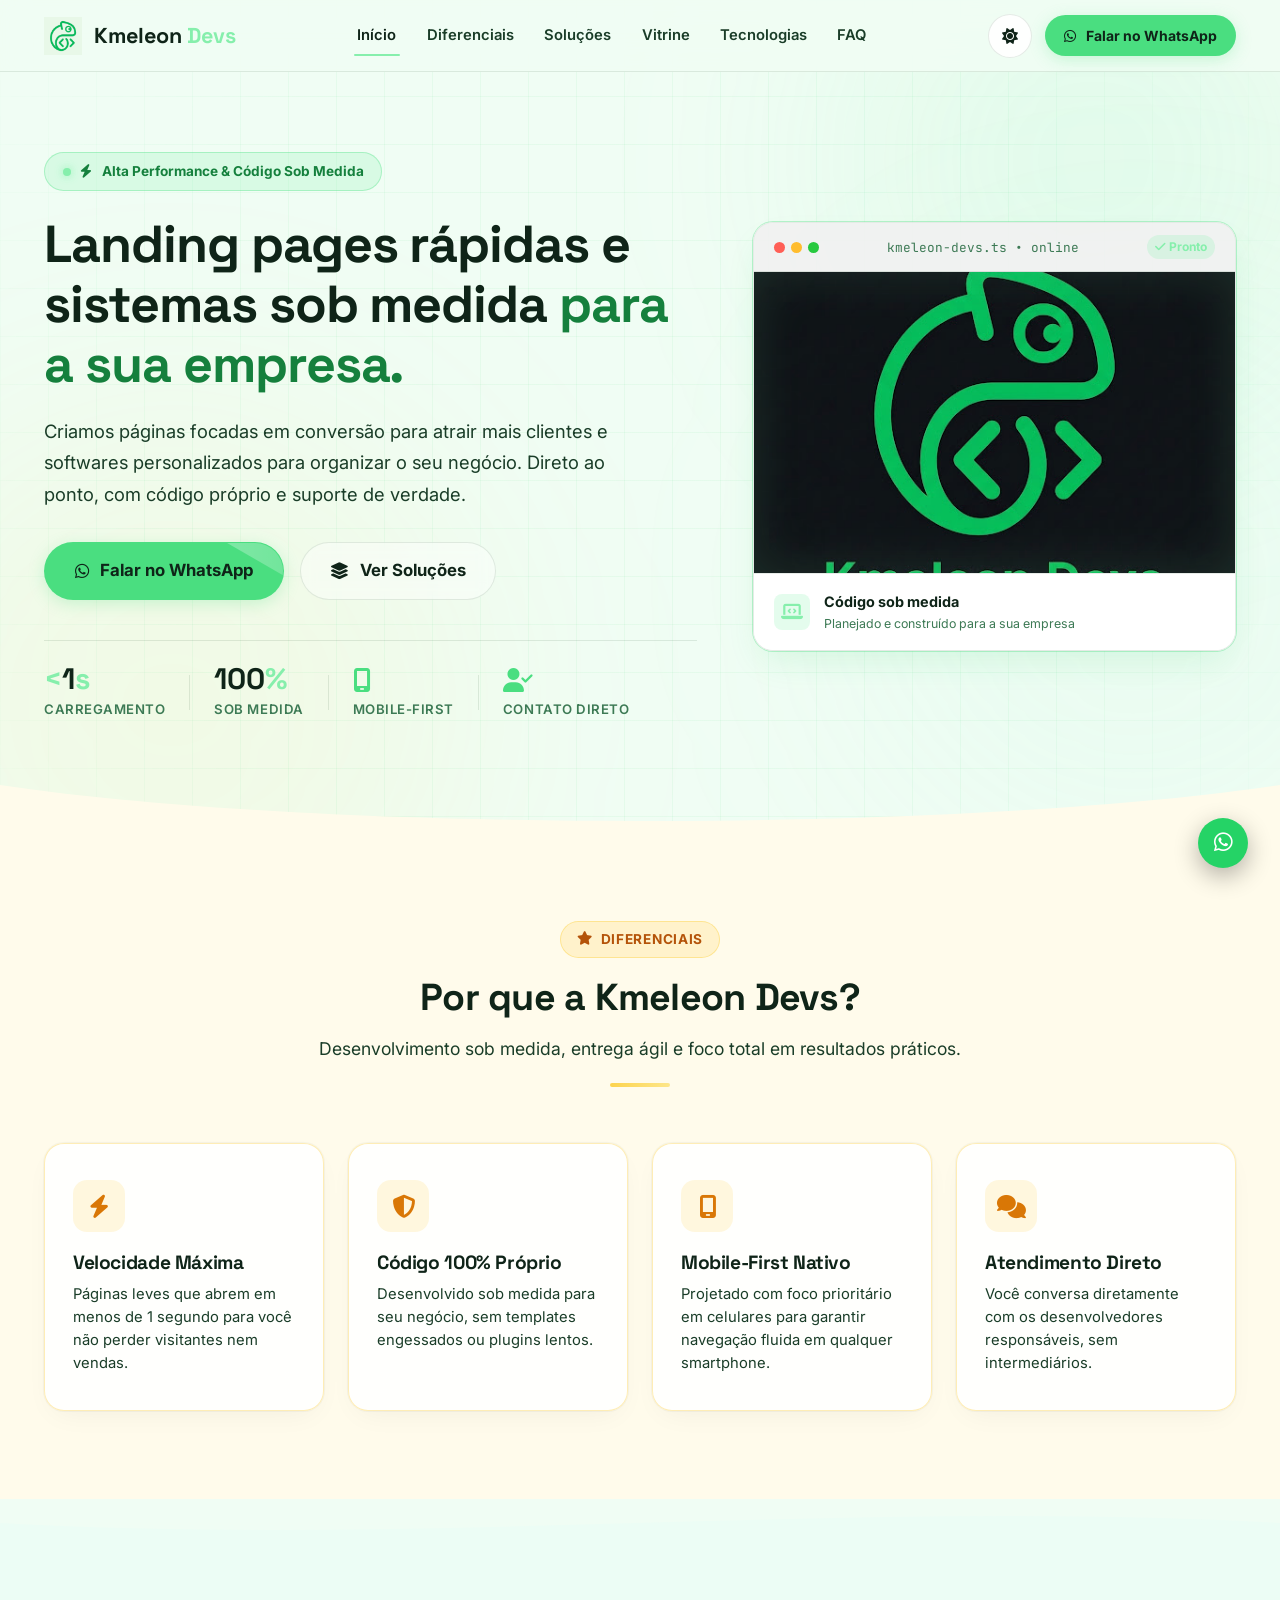
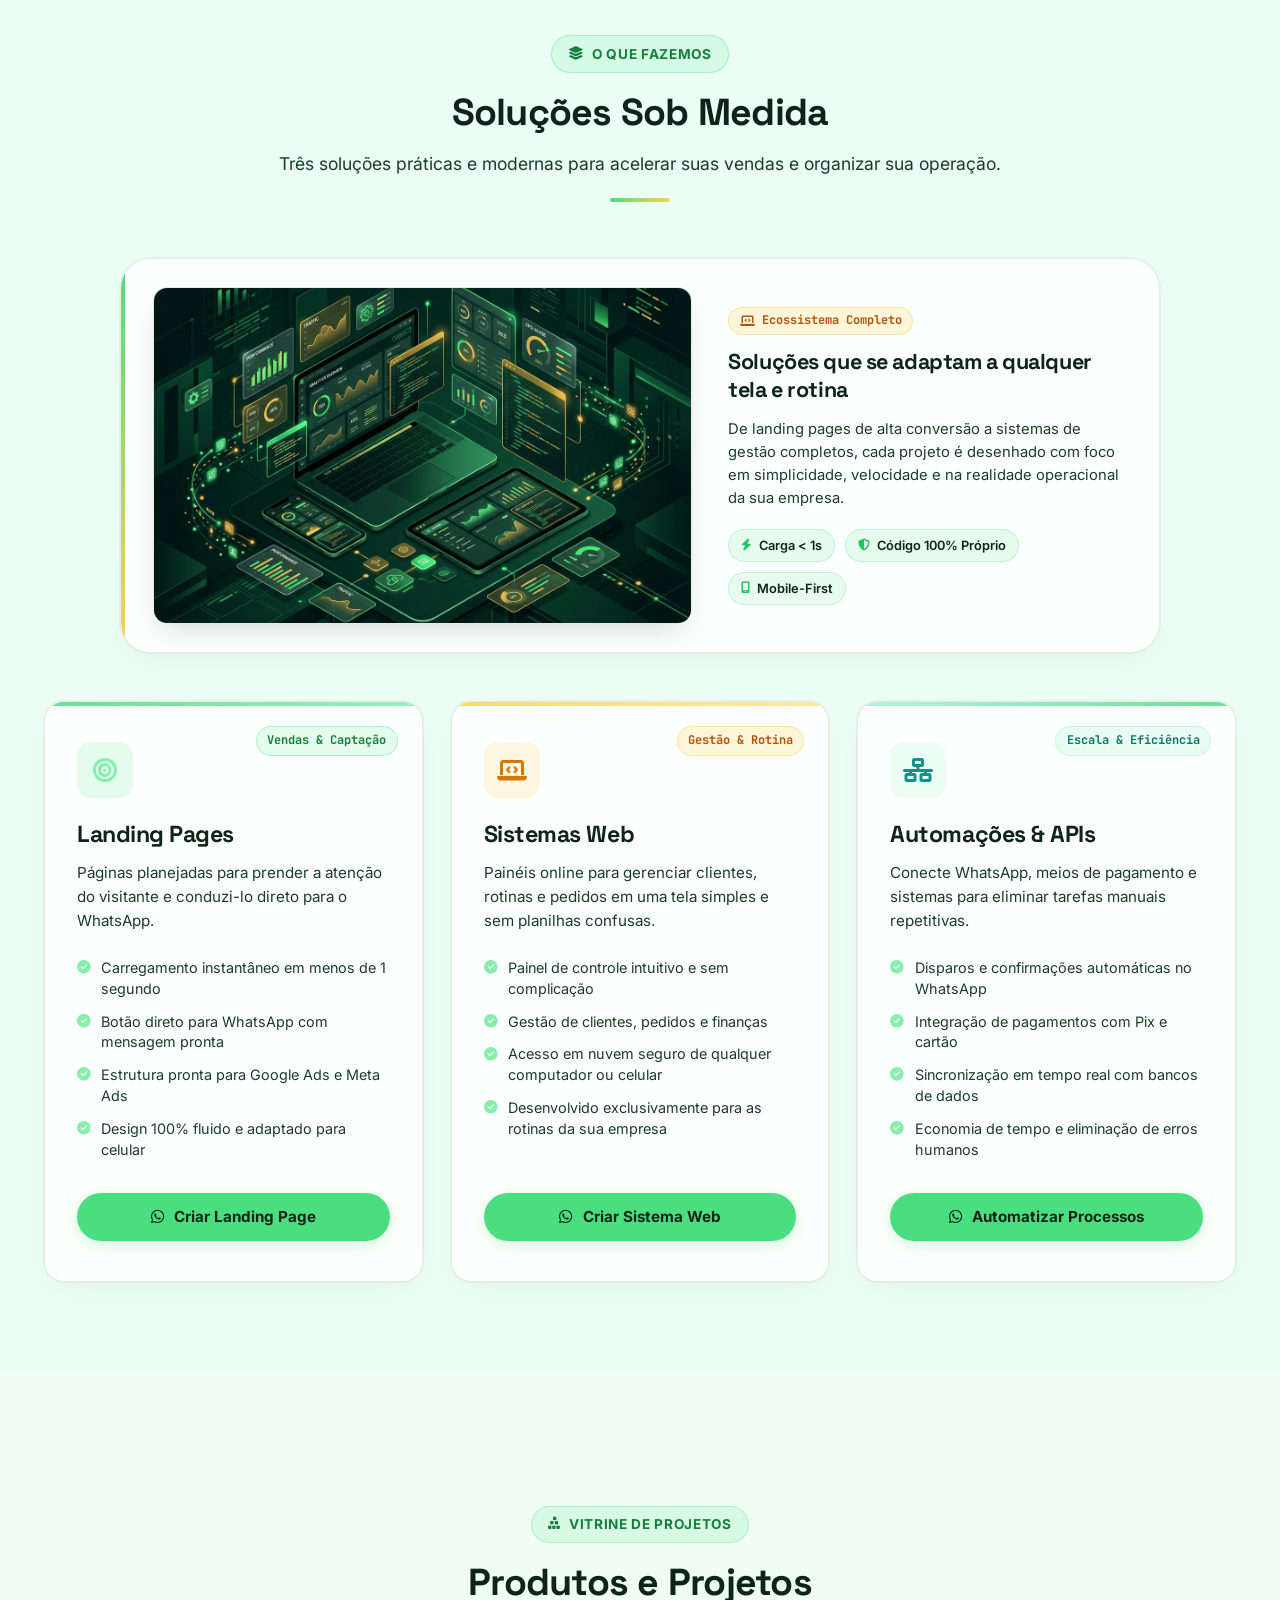
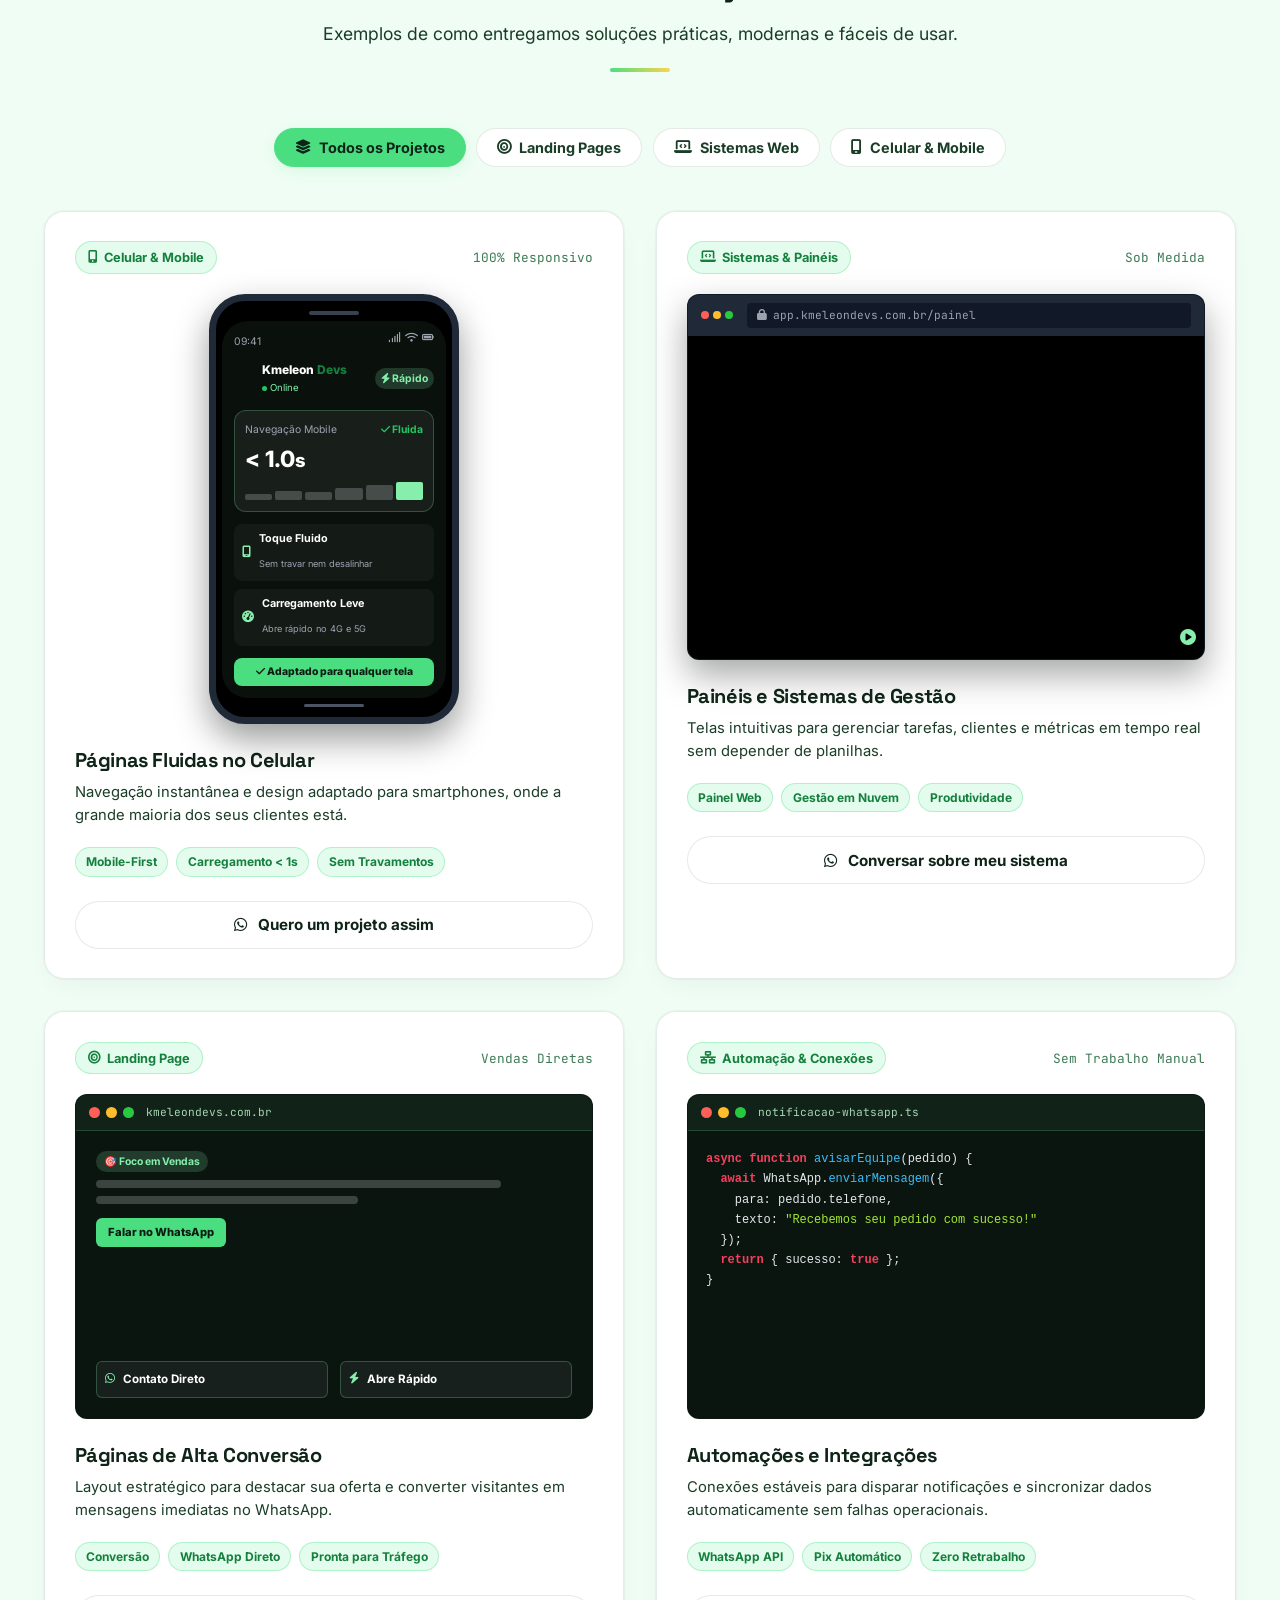
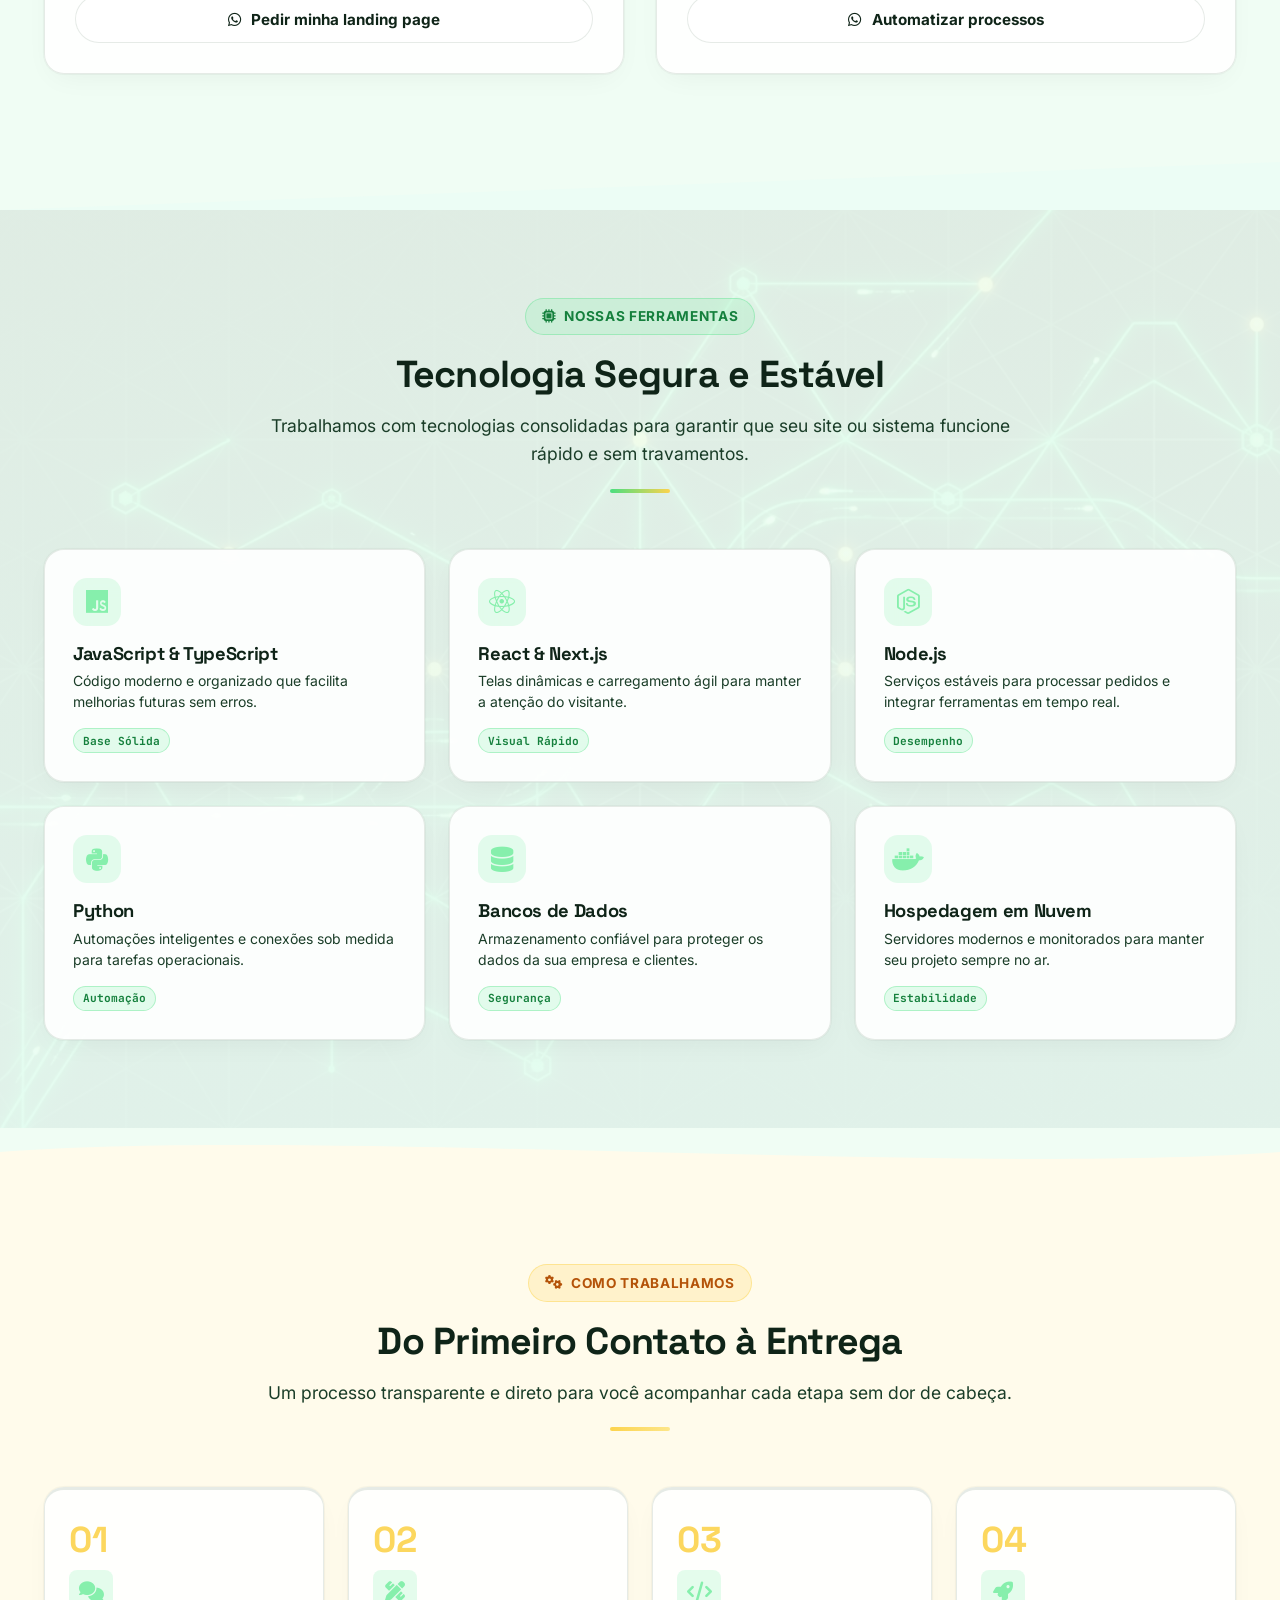
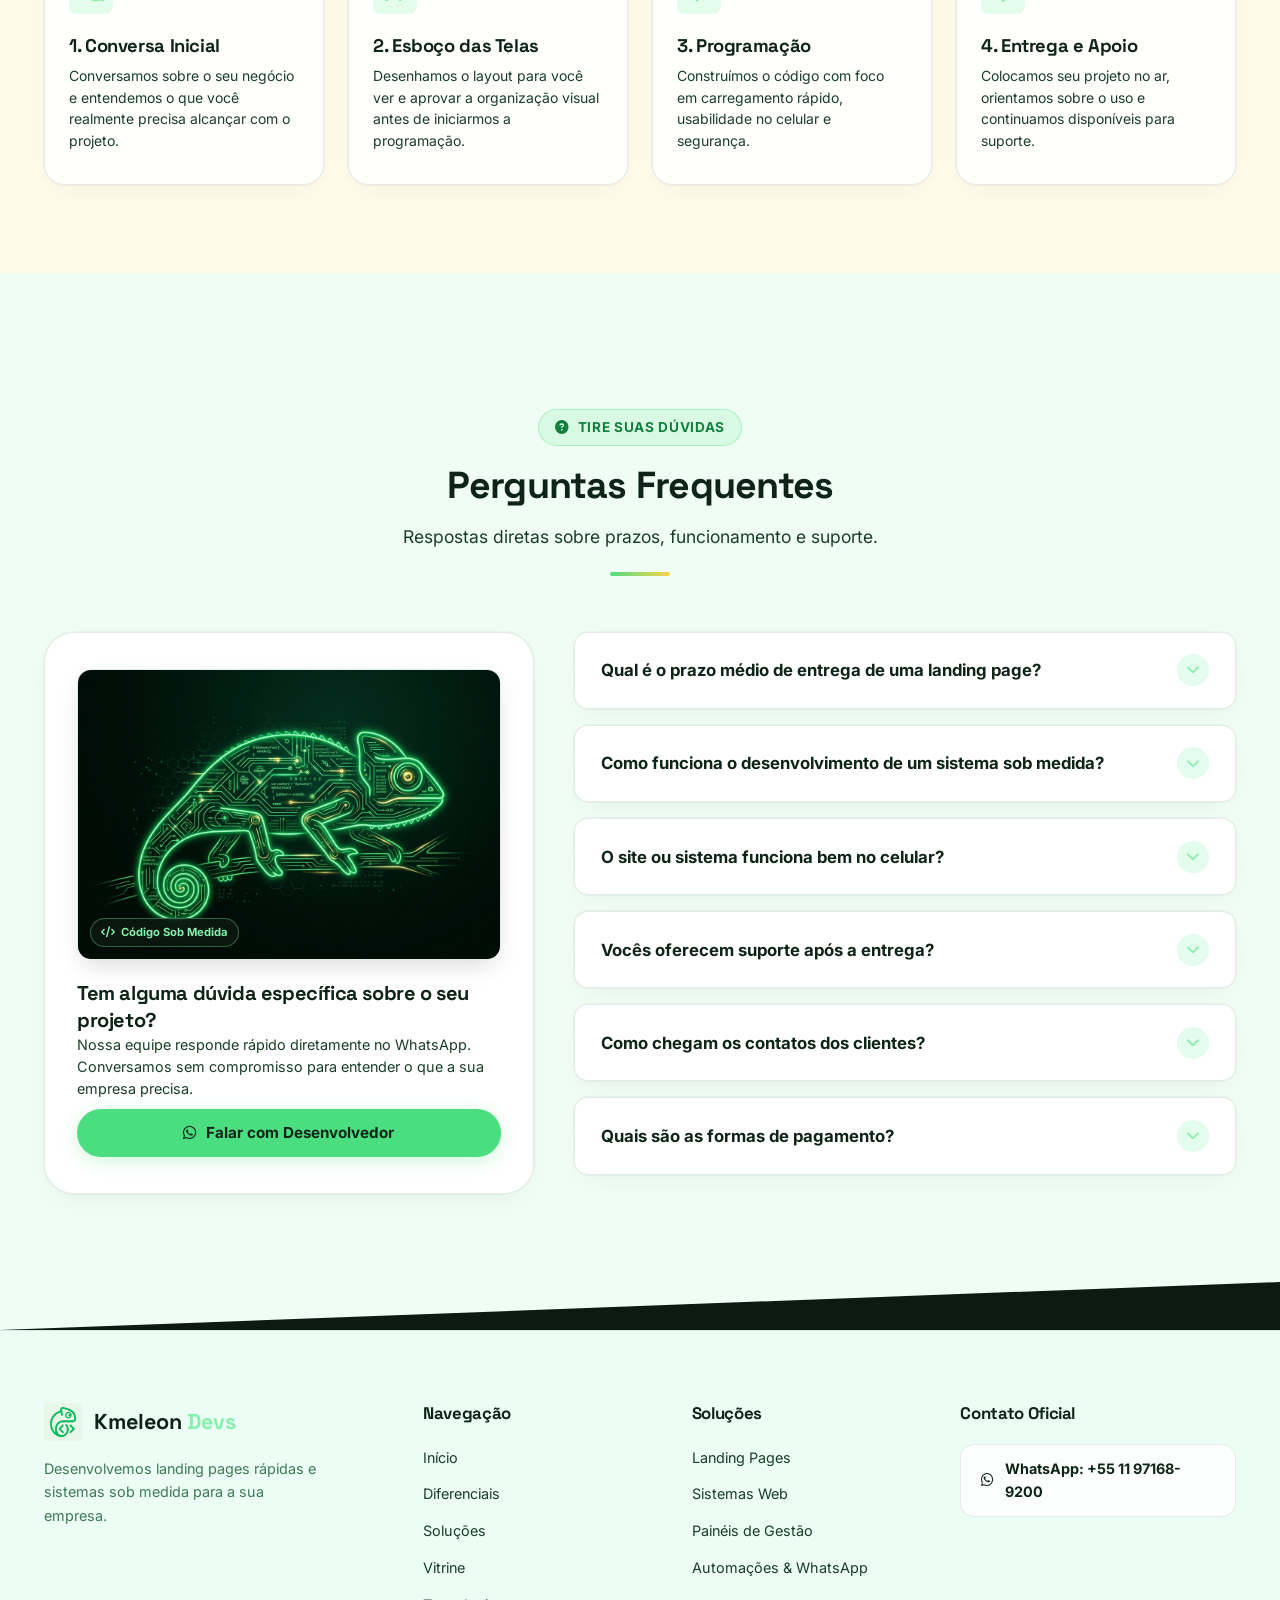
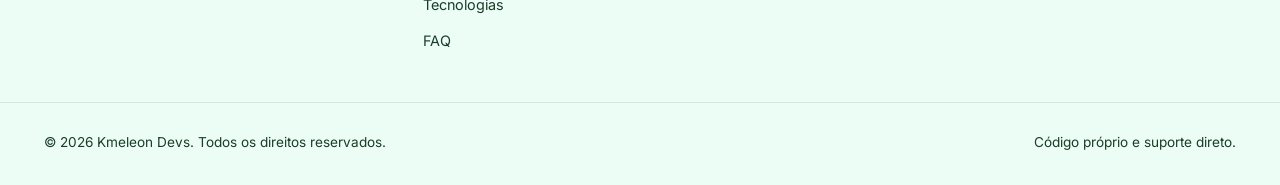
<file: index.html>
<!DOCTYPE html>
<html lang="pt-BR" data-theme="light">
<head>
  <meta charset="UTF-8">
  <meta name="viewport" content="width=device-width, initial-scale=1.0, viewport-fit=cover">
  
  <!-- SEO Meta Tags -->
  <title>Kmeleon Devs | Landing Pages e Sistemas Sob Medida</title>
  <meta name="description" content="Criamos landing pages rápidas e sistemas sob medida para a sua empresa. Código próprio, foco no seu resultado e suporte de verdade.">
  <meta name="keywords" content="Kmeleon Devs, landing page, desenvolvimento de software, sistemas sob medida, criação de sites, tecnologia">
  <meta name="author" content="Kmeleon Devs">
  <meta name="theme-color" content="#F0FDF4" id="meta-theme-color">

  <!-- Open Graph / Social Media -->
  <meta property="og:type" content="website">
  <meta property="og:title" content="Kmeleon Devs | Landing Pages e Sistemas Sob Medida">
  <meta property="og:description" content="Páginas rápidas para atrair clientes e softwares sob medida para organizar o seu negócio.">
  <meta property="og:image" content="imagens/kmeleon-logo.png">

  <!-- Google Fonts: Space Grotesk, Inter & JetBrains Mono -->
  <link rel="preconnect" href="https://fonts.googleapis.com">
  <link rel="preconnect" href="https://fonts.gstatic.com" crossorigin>
  <link href="https://fonts.googleapis.com/css2?family=Inter:wght@300;400;500;600;700;800&family=Space+Grotesk:wght@500;600;700;800&family=JetBrains+Mono:wght@400;500;700&display=swap" rel="stylesheet">
  
  <!-- Font Awesome Icons 6.5.1 -->
  <link rel="stylesheet" href="https://cdnjs.cloudflare.com/ajax/libs/font-awesome/6.5.1/css/all.min.css">

  <!-- Main Stylesheet -->
  <link rel="stylesheet" href="css/style.css">

  <!-- Favicon & Search Engine Icons -->
  <link rel="icon" type="image/x-icon" href="favicon.ico">
  <link rel="shortcut icon" href="favicon.ico">
  <link rel="icon" type="image/png" sizes="48x48" href="imagens/favicon-48x48.png">
  <link rel="icon" type="image/png" sizes="96x96" href="imagens/favicon-96x96.png">
  <link rel="icon" type="image/png" sizes="192x192" href="imagens/favicon-192x192.png">
  <link rel="apple-touch-icon" sizes="180x180" href="imagens/apple-touch-icon.png">
  <link rel="manifest" href="site.webmanifest">
</head>
<body>

  <!-- Ambient Glow & Dynamic Grid Background -->
  <div class="ambient-glow glow-1" aria-hidden="true"></div>
  <div class="ambient-glow glow-2" aria-hidden="true"></div>
  <div class="ambient-glow glow-3" aria-hidden="true"></div>
  <div class="bg-grid-pattern" aria-hidden="true"></div>

  <!-- HEADER & NAVIGATION -->
  <header class="site-header" id="site-header">
    <!-- Reading Progress Bar -->
    <div class="scroll-progress-container" aria-hidden="true">
      <div class="scroll-progress-bar" id="scroll-progress"></div>
    </div>

    <div class="header-container">
      
      <!-- Brand Logo -->
      <a href="#inicio" class="brand-logo" aria-label="Kmeleon Devs Início">
        <div class="logo-wrapper">
          <img src="imagens/kmeleon-icon-light.png" alt="Kmeleon Devs Logo" class="logo-img logo-light">
          <img src="imagens/kmeleon-icon-dark.png" alt="Kmeleon Devs Logo" class="logo-img logo-dark">
        </div>
        <span class="brand-name">Kmeleon<span class="brand-highlight"> Devs</span></span>
      </a>

      <!-- Desktop Nav Links -->
      <nav class="desktop-nav" aria-label="Navegação Principal">
        <ul class="nav-list">
          <li><a href="#inicio" class="nav-link active">Início</a></li>
          <li><a href="#diferenciais" class="nav-link">Diferenciais</a></li>
          <li><a href="#solucoes" class="nav-link">Soluções</a></li>
          <li><a href="#produtos" class="nav-link">Vitrine</a></li>
          <li><a href="#tecnologias" class="nav-link">Tecnologias</a></li>
          <li><a href="#faq" class="nav-link">FAQ</a></li>
        </ul>
      </nav>

      <!-- Action Buttons -->
      <div class="header-actions">
        <!-- Theme Switcher -->
        <button id="theme-toggle" class="theme-toggle-btn" aria-label="Alternar tema claro/escuro" title="Alternar tema claro/escuro">
          <div class="toggle-icon-wrap">
            <i class="fa-solid fa-sun icon-sun" aria-hidden="true"></i>
            <i class="fa-solid fa-moon icon-moon" aria-hidden="true"></i>
          </div>
          <span class="theme-label-sr sr-only">Alternar modo claro e escuro</span>
        </button>

        <!-- CTA Header -->
        <a href="https://wa.me/5511971689200?text=Ol%C3%A1!%20Gostaria%20de%20conversar%20sobre%20um%20projeto%20com%20a%20Kmeleon%20Devs." target="_blank" rel="noopener noreferrer" class="btn btn-neon btn-sm header-cta">
          <i class="fa-brands fa-whatsapp" aria-hidden="true"></i>
          <span>Falar no WhatsApp</span>
        </a>

      </div>

    </div>
  </header>

  <!-- MAIN CONTENT -->
  <main id="main-content">

    <!-- 1. HERO SECTION (INÍCIO) -->
    <section id="inicio" class="hero-section">
      <div class="container hero-container">
        
        <div class="hero-content">
          <div class="hero-badge">
            <span class="badge-pulse" aria-hidden="true"></span>
            <i class="fa-solid fa-bolt" aria-hidden="true"></i>
            <span>Alta Performance & Código Sob Medida</span>
          </div>

          <h1 class="hero-title">
            Landing pages rápidas e sistemas sob medida <span class="text-highlight">para a sua empresa.</span>
          </h1>

          <p class="hero-description">
            Criamos páginas focadas em conversão para atrair mais clientes e softwares personalizados para organizar o seu negócio. Direto ao ponto, com código próprio e suporte de verdade.
          </p>

          <div class="hero-cta-group">
            <a href="https://wa.me/5511971689200?text=Ol%C3%A1!%20Gostaria%20de%20conversar%20sobre%20um%20projeto%20com%20a%20Kmeleon%20Devs." target="_blank" rel="noopener noreferrer" class="btn btn-neon btn-lg pulse-btn">
              <i class="fa-brands fa-whatsapp" aria-hidden="true"></i>
              <span>Falar no WhatsApp</span>
            </a>
            <a href="#solucoes" class="btn btn-outline btn-lg">
              <i class="fa-solid fa-layer-group" aria-hidden="true"></i>
              <span>Ver Soluções</span>
            </a>
          </div>

          <!-- Hero Metrics / Trust Factors -->
          <div class="hero-stats">
            <div class="stat-item">
              <div class="stat-number-wrap">
                <span class="stat-prefix">&lt;</span><span class="stat-number count-up" data-target="1" data-decimals="0">1</span><span class="stat-suffix">s</span>
              </div>
              <span class="stat-label">Carregamento</span>
            </div>
            <div class="stat-divider" aria-hidden="true"></div>
            <div class="stat-item">
              <div class="stat-number-wrap">
                <span class="stat-number count-up" data-target="100">100</span><span class="stat-suffix">%</span>
              </div>
              <span class="stat-label">Sob Medida</span>
            </div>
            <div class="stat-divider" aria-hidden="true"></div>
            <div class="stat-item">
              <div class="stat-number-wrap">
                <span class="stat-label-icon"><i class="fa-solid fa-mobile-screen" style="font-size: 1.5rem; color: var(--pastel-green-btn);"></i></span>
              </div>
              <span class="stat-label">Mobile-First</span>
            </div>
            <div class="stat-divider" aria-hidden="true"></div>
            <div class="stat-item">
              <div class="stat-number-wrap">
                <span class="stat-label-icon"><i class="fa-solid fa-user-check" style="font-size: 1.5rem; color: var(--pastel-green-btn);"></i></span>
              </div>
              <span class="stat-label">Contato Direto</span>
            </div>
          </div>
        </div>

        <!-- Hero Visual: Video (Transition Code -> Chameleon Logo) -->
        <div class="hero-visual">
          <div class="video-frame-wrap hero-video-card">
            <div class="tech-card-header">
              <div class="tech-dots" aria-hidden="true">
                <span class="dot dot-red"></span>
                <span class="dot dot-yellow"></span>
                <span class="dot dot-green"></span>
              </div>
              <span class="tech-filename">kmeleon-devs.ts &bull; online</span>
              <span class="tech-live-tag"><i class="fa-solid fa-check" aria-hidden="true"></i> Pronto</span>
            </div>
            
            <div class="video-container">
              <video 
                id="hero-video"
                class="responsive-video hero-vid" 
                autoplay 
                loop 
                muted 
                playsinline 
                preload="auto"
                poster="imagens/kmeleon-logo.png">
                <source src="videos/Code_transitions_to_chameleon_logo_202608212024.mp4" type="video/mp4">
                Seu navegador não suporta a tag de vídeo.
              </video>
              <div class="video-overlay-glow" aria-hidden="true"></div>
            </div>

            <div class="hero-video-caption">
              <div class="caption-icon">
                <i class="fa-solid fa-laptop-code" aria-hidden="true"></i>
              </div>
              <div class="caption-text">
                <strong>Código sob medida</strong>
                <small>Planejado e construído para a sua empresa</small>
              </div>
            </div>
          </div>
        </div>

      </div>
    </section>

    <!-- SEPARATOR: Hero -> Diferenciais -->
    <div class="section-divider divider-hero-diferenciais" aria-hidden="true">
      <svg viewBox="0 0 1440 48" fill="none" preserveAspectRatio="none">
        <path class="fill-bg-warm" d="M0,0 C360,48 1080,48 1440,0 L1440,48 L0,48 Z"></path>
      </svg>
    </div>

    <!-- 2. DIFERENCIAIS (QUEBRA DE COR ÂMBAR PASTEL) -->
    <section id="diferenciais" class="section differentials-section section-warm">
      <div class="container">
        
        <div class="section-header">
          <div class="section-tag badge-warm">
            <i class="fa-solid fa-star" aria-hidden="true"></i>
            <span>Diferenciais</span>
          </div>
          <h2 class="section-title">Por que a Kmeleon Devs?</h2>
          <p class="section-subtitle">
            Desenvolvimento sob medida, entrega ágil e foco total em resultados práticos.
          </p>
          <div class="section-line section-line-warm" aria-hidden="true"></div>
        </div>

        <div class="differentials-grid">
          
          <div class="differential-card glass-panel card-warm">
            <div class="differential-icon-box">
              <i class="fa-solid fa-bolt" aria-hidden="true"></i>
            </div>
            <div class="differential-info">
              <h3>Velocidade Máxima</h3>
              <p>Páginas leves que abrem em menos de 1 segundo para você não perder visitantes nem vendas.</p>
            </div>
          </div>

          <div class="differential-card glass-panel card-warm">
            <div class="differential-icon-box">
              <i class="fa-solid fa-shield-halved" aria-hidden="true"></i>
            </div>
            <div class="differential-info">
              <h3>Código 100% Próprio</h3>
              <p>Desenvolvido sob medida para seu negócio, sem templates engessados ou plugins lentos.</p>
            </div>
          </div>

          <div class="differential-card glass-panel card-warm">
            <div class="differential-icon-box">
              <i class="fa-solid fa-mobile-screen" aria-hidden="true"></i>
            </div>
            <div class="differential-info">
              <h3>Mobile-First Nativo</h3>
              <p>Projetado com foco prioritário em celulares para garantir navegação fluida em qualquer smartphone.</p>
            </div>
          </div>

          <div class="differential-card glass-panel card-warm">
            <div class="differential-icon-box">
              <i class="fa-solid fa-comments" aria-hidden="true"></i>
            </div>
            <div class="differential-info">
              <h3>Atendimento Direto</h3>
              <p>Você conversa diretamente com os desenvolvedores responsáveis, sem intermediários.</p>
            </div>
          </div>

        </div>

      </div>
    </section>

    <!-- SEPARATOR: Diferenciais -> Soluções -->
    <div class="section-divider divider-diferenciais-solucoes" aria-hidden="true">
      <svg viewBox="0 0 1440 48" fill="none" preserveAspectRatio="none">
        <path class="fill-bg-secondary" d="M0,24 C480,48 960,0 1440,24 L1440,48 L0,48 Z"></path>
      </svg>
    </div>

    <!-- 3. SOLUÇÕES (MINT PASTEL & MULTI-DISPOSITIVOS) -->
    <section id="solucoes" class="section services-section section-secondary-bg">
      <div class="container">
        
        <div class="section-header">
          <div class="section-tag">
            <i class="fa-solid fa-layer-group" aria-hidden="true"></i>
            <span>O que fazemos</span>
          </div>
          <h2 class="section-title">Soluções Sob Medida</h2>
          <p class="section-subtitle">
            Três soluções práticas e modernas para acelerar suas vendas e organizar sua operação.
          </p>
          <div class="section-line" aria-hidden="true"></div>
        </div>

        <!-- Visual Showcase Banner: Multi-dispositivos & Telas Sob Medida -->
        <div class="solutions-visual-banner">
          <div class="solutions-visual-img-wrap">
            <img src="imagens/brand/devices-dashboard-mockup.jpg" alt="Ecossistema de dispositivos e painéis desenvolvidos pela Kmeleon Devs" class="solutions-visual-img" loading="lazy">
          </div>
          <div class="solutions-visual-info">
            <span class="solutions-visual-tag"><i class="fa-solid fa-laptop-code"></i> Ecossistema Completo</span>
            <h3 class="solutions-visual-title">Soluções que se adaptam a qualquer tela e rotina</h3>
            <p class="solutions-visual-desc">
              De landing pages de alta conversão a sistemas de gestão completos, cada projeto é desenhado com foco em simplicidade, velocidade e na realidade operacional da sua empresa.
            </p>
            <div class="solutions-visual-features">
              <span class="solutions-visual-pill"><i class="fa-solid fa-bolt"></i> Carga &lt; 1s</span>
              <span class="solutions-visual-pill"><i class="fa-solid fa-shield-halved"></i> Código 100% Próprio</span>
              <span class="solutions-visual-pill"><i class="fa-solid fa-mobile-screen"></i> Mobile-First</span>
            </div>
          </div>
        </div>

        <div class="services-grid">
          
          <!-- Solução 1: Landing Pages -->
          <div class="service-card glass-panel">
            <div class="service-badge">Vendas & Captação</div>
            
            <div class="service-icon-wrap">
              <i class="fa-solid fa-bullseye" aria-hidden="true"></i>
            </div>

            <h3 class="service-title">Landing Pages</h3>
            <p class="service-desc">
              Páginas planejadas para prender a atenção do visitante e conduzi-lo direto para o WhatsApp.
            </p>

            <div class="service-features-list">
              <div class="feature-bullet">
                <i class="fa-solid fa-circle-check" aria-hidden="true"></i>
                <span>Carregamento instantâneo em menos de 1 segundo</span>
              </div>
              <div class="feature-bullet">
                <i class="fa-solid fa-circle-check" aria-hidden="true"></i>
                <span>Botão direto para WhatsApp com mensagem pronta</span>
              </div>
              <div class="feature-bullet">
                <i class="fa-solid fa-circle-check" aria-hidden="true"></i>
                <span>Estrutura pronta para Google Ads e Meta Ads</span>
              </div>
              <div class="feature-bullet">
                <i class="fa-solid fa-circle-check" aria-hidden="true"></i>
                <span>Design 100% fluido e adaptado para celular</span>
              </div>
            </div>

            <div class="service-footer">
              <a href="https://wa.me/5511971689200?text=Ol%C3%A1!%20Quero%20um%20or%C3%A7amento%20para%20uma%20Landing%20Page%20com%20a%20Kmeleon%20Devs." target="_blank" rel="noopener noreferrer" class="btn btn-neon btn-block">
                <i class="fa-brands fa-whatsapp" aria-hidden="true"></i>
                <span>Criar Landing Page</span>
              </a>
            </div>
          </div>

          <!-- Solução 2: Sistemas Web & Painéis -->
          <div class="service-card glass-panel">
            <div class="service-badge">Gestão & Rotina</div>
            
            <div class="service-icon-wrap">
              <i class="fa-solid fa-laptop-code" aria-hidden="true"></i>
            </div>

            <h3 class="service-title">Sistemas Web</h3>
            <p class="service-desc">
              Painéis online para gerenciar clientes, rotinas e pedidos em uma tela simples e sem planilhas confusas.
            </p>

            <div class="service-features-list">
              <div class="feature-bullet">
                <i class="fa-solid fa-circle-check" aria-hidden="true"></i>
                <span>Painel de controle intuitivo e sem complicação</span>
              </div>
              <div class="feature-bullet">
                <i class="fa-solid fa-circle-check" aria-hidden="true"></i>
                <span>Gestão de clientes, pedidos e finanças</span>
              </div>
              <div class="feature-bullet">
                <i class="fa-solid fa-circle-check" aria-hidden="true"></i>
                <span>Acesso em nuvem seguro de qualquer computador ou celular</span>
              </div>
              <div class="feature-bullet">
                <i class="fa-solid fa-circle-check" aria-hidden="true"></i>
                <span>Desenvolvido exclusivamente para as rotinas da sua empresa</span>
              </div>
            </div>

            <div class="service-footer">
              <a href="https://wa.me/5511971689200?text=Ol%C3%A1!%20Gostaria%20de%20um%20or%C3%A7amento%20para%20desenvolvimento%20de%20sistema%20sob%20medida%20com%20a%20Kmeleon%20Devs." target="_blank" rel="noopener noreferrer" class="btn btn-neon btn-block">
                <i class="fa-brands fa-whatsapp" aria-hidden="true"></i>
                <span>Criar Sistema Web</span>
              </a>
            </div>
          </div>

          <!-- Solução 3: Automações & Integrações -->
          <div class="service-card glass-panel">
            <div class="service-badge">Escala & Eficiência</div>
            
            <div class="service-icon-wrap">
              <i class="fa-solid fa-network-wired" aria-hidden="true"></i>
            </div>

            <h3 class="service-title">Automações & APIs</h3>
            <p class="service-desc">
              Conecte WhatsApp, meios de pagamento e sistemas para eliminar tarefas manuais repetitivas.
            </p>

            <div class="service-features-list">
              <div class="feature-bullet">
                <i class="fa-solid fa-circle-check" aria-hidden="true"></i>
                <span>Disparos e confirmações automáticas no WhatsApp</span>
              </div>
              <div class="feature-bullet">
                <i class="fa-solid fa-circle-check" aria-hidden="true"></i>
                <span>Integração de pagamentos com Pix e cartão</span>
              </div>
              <div class="feature-bullet">
                <i class="fa-solid fa-circle-check" aria-hidden="true"></i>
                <span>Sincronização em tempo real com bancos de dados</span>
              </div>
              <div class="feature-bullet">
                <i class="fa-solid fa-circle-check" aria-hidden="true"></i>
                <span>Economia de tempo e eliminação de erros humanos</span>
              </div>
            </div>

            <div class="service-footer">
              <a href="https://wa.me/5511971689200?text=Ol%C3%A1!%20Preciso%20de%20uma%20automa%C3%A7%C3%A3o%20ou%20integra%C3%A7%C3%A3o%20de%20sistemas." target="_blank" rel="noopener noreferrer" class="btn btn-neon btn-block">
                <i class="fa-brands fa-whatsapp" aria-hidden="true"></i>
                <span>Automatizar Processos</span>
              </a>
            </div>
          </div>

        </div>

      </div>
    </section>

    <!-- SEPARATOR: Soluções -> Vitrine -->
    <div class="section-divider divider-solucoes-produtos" aria-hidden="true">
      <svg viewBox="0 0 1440 48" fill="none" preserveAspectRatio="none">
        <path class="fill-bg-primary" d="M0,0 L1440,48 L0,48 Z"></path>
      </svg>
    </div>

    <!-- 4. PRODUTOS / VITRINE (COM ABAS DE FILTRO INTERATIVAS) -->
    <section id="produtos" class="section showcase-section">
      <div class="container">
        
        <div class="section-header">
          <div class="section-tag">
            <i class="fa-solid fa-cubes-stacked" aria-hidden="true"></i>
            <span>Vitrine de Projetos</span>
          </div>
          <h2 class="section-title">Produtos e Projetos</h2>
          <p class="section-subtitle">
            Exemplos de como entregamos soluções práticas, modernas e fáceis de usar.
          </p>
          <div class="section-line" aria-hidden="true"></div>
        </div>

        <!-- Filter Tabs -->
        <div class="showcase-filter-tabs" role="tablist" aria-label="Filtrar vitrine por categoria">
          <button type="button" class="filter-tab-btn active" data-filter="all" role="tab" aria-selected="true">
            <i class="fa-solid fa-layer-group" aria-hidden="true"></i> Todos os Projetos
          </button>
          <button type="button" class="filter-tab-btn" data-filter="landing" role="tab" aria-selected="false">
            <i class="fa-solid fa-bullseye" aria-hidden="true"></i> Landing Pages
          </button>
          <button type="button" class="filter-tab-btn" data-filter="systems" role="tab" aria-selected="false">
            <i class="fa-solid fa-laptop-code" aria-hidden="true"></i> Sistemas Web
          </button>
          <button type="button" class="filter-tab-btn" data-filter="mobile" role="tab" aria-selected="false">
            <i class="fa-solid fa-mobile-screen" aria-hidden="true"></i> Celular & Mobile
          </button>
        </div>

        <div class="showcase-grid">
          
          <!-- Card Vitrine 1: Mockup Celular (Mobile) -->
          <div class="showcase-card glass-panel" data-category="mobile">
            <div class="showcase-card-top">
              <div class="showcase-badge-pill">
                <i class="fa-solid fa-mobile-screen-button" aria-hidden="true"></i> Celular & Mobile
              </div>
              <span class="showcase-tech">100% Responsivo</span>
            </div>

            <!-- Phone Mockup Container -->
            <div class="phone-mockup-frame">
              <div class="phone-speaker" aria-hidden="true"></div>
              <div class="phone-screen">
                <div class="phone-app-preview">
                  <div class="phone-status-bar">
                    <span class="phone-time">09:41</span>
                    <div class="phone-status-icons" aria-hidden="true">
                      <i class="fa-solid fa-signal"></i>
                      <i class="fa-solid fa-wifi"></i>
                      <i class="fa-solid fa-battery-full"></i>
                    </div>
                  </div>
                  
                  <div class="phone-app-header">
                    <div class="phone-app-brand">
                      <img src="imagens/kmeleon-icon-transparent.png" alt="Kmeleon Devs" class="phone-app-logo">
                      <div>
                        <span class="phone-app-name">Kmeleon<span class="text-highlight"> Devs</span></span>
                        <span class="phone-app-status"><span class="dot-online" aria-hidden="true"></span> Online</span>
                      </div>
                    </div>
                    <span class="phone-app-badge"><i class="fa-solid fa-bolt" aria-hidden="true"></i> Rápido</span>
                  </div>

                  <div class="phone-app-card phone-hero-stat">
                    <div class="phone-stat-top">
                      <span class="stat-tag">Navegação Mobile</span>
                      <span class="stat-growth"><i class="fa-solid fa-check" aria-hidden="true"></i> Fluida</span>
                    </div>
                    <div class="stat-main-number">&lt; 1.0<small>s</small></div>
                    <div class="phone-mini-bars" aria-hidden="true">
                      <span class="bar bar-1"></span>
                      <span class="bar bar-2"></span>
                      <span class="bar bar-3"></span>
                      <span class="bar bar-4"></span>
                      <span class="bar bar-5"></span>
                      <span class="bar bar-6 active"></span>
                    </div>
                  </div>

                  <div class="phone-app-features">
                    <div class="phone-feat-item">
                      <div class="feat-icon"><i class="fa-solid fa-mobile-screen" aria-hidden="true"></i></div>
                      <div class="feat-text">
                        <strong>Toque Fluido</strong>
                        <small>Sem travar nem desalinhar</small>
                      </div>
                    </div>
                    <div class="phone-feat-item">
                      <div class="feat-icon"><i class="fa-solid fa-gauge-high" aria-hidden="true"></i></div>
                      <div class="feat-text">
                        <strong>Carregamento Leve</strong>
                        <small>Abre rápido no 4G e 5G</small>
                      </div>
                    </div>
                  </div>

                  <div class="phone-app-bottom-action">
                    <span class="action-btn"><i class="fa-solid fa-check" aria-hidden="true"></i> Adaptado para qualquer tela</span>
                  </div>
                </div>
              </div>
              <div class="phone-home-indicator" aria-hidden="true"></div>
            </div>

            <div class="showcase-card-body">
              <h3 class="showcase-item-title">Páginas Fluidas no Celular</h3>
              <p class="showcase-item-desc">
                Navegação instantânea e design adaptado para smartphones, onde a grande maioria dos seus clientes está.
              </p>
              
              <div class="showcase-tags">
                <span class="tag">Mobile-First</span>
                <span class="tag">Carregamento &lt; 1s</span>
                <span class="tag">Sem Travamentos</span>
              </div>

              <a href="https://wa.me/5511971689200?text=Ol%C3%A1!%20Gostei%20do%20design%20mobile%20na%20vitrine%20da%20Kmeleon%20Devs%20e%20quero%20um%20projeto%20assim." target="_blank" rel="noopener noreferrer" class="btn btn-outline btn-block showcase-cta">
                <i class="fa-brands fa-whatsapp" aria-hidden="true"></i>
                <span>Quero um projeto assim</span>
              </a>
            </div>
          </div>

          <!-- Card Vitrine 2: Laptop Mockup (Sistemas) -->
          <div class="showcase-card glass-panel" data-category="systems">
            <div class="showcase-card-top">
              <div class="showcase-badge-pill">
                <i class="fa-solid fa-laptop-code" aria-hidden="true"></i> Sistemas & Painéis
              </div>
              <span class="showcase-tech">Sob Medida</span>
            </div>

            <!-- Laptop/App Mockup Container -->
            <div class="laptop-mockup-frame">
              <div class="laptop-browser-bar">
                <div class="browser-dots" aria-hidden="true">
                  <span class="dot dot-red"></span>
                  <span class="dot dot-yellow"></span>
                  <span class="dot dot-green"></span>
                </div>
                <div class="browser-address">
                  <i class="fa-solid fa-lock" aria-hidden="true"></i>
                  <span>app.kmeleondevs.com.br/painel</span>
                </div>
              </div>
              <div class="laptop-screen">
                <video 
                  id="showcase-video-2"
                  class="mockup-video" 
                  autoplay 
                  loop 
                  muted 
                  playsinline 
                  preload="metadata">
                  <source src="videos/vitrine/WhatsApp Video 2026-08-21 at 20.35.32.mp4" type="video/mp4">
                  Seu navegador não suporta a tag de vídeo.
                </video>
                <div class="video-play-status" title="Em execução automática" aria-hidden="true">
                  <i class="fa-solid fa-circle-play"></i>
                </div>
              </div>
            </div>

            <div class="showcase-card-body">
              <h3 class="showcase-item-title">Painéis e Sistemas de Gestão</h3>
              <p class="showcase-item-desc">
                Telas intuitivas para gerenciar tarefas, clientes e métricas em tempo real sem depender de planilhas.
              </p>
              
              <div class="showcase-tags">
                <span class="tag">Painel Web</span>
                <span class="tag">Gestão em Nuvem</span>
                <span class="tag">Produtividade</span>
              </div>

              <a href="https://wa.me/5511971689200?text=Ol%C3%A1!%20Vi%20a%20vitrine%20de%20sistemas%20da%20Kmeleon%20Devs%20e%20gostaria%20de%20um%20or%C3%A7amento." target="_blank" rel="noopener noreferrer" class="btn btn-outline btn-block showcase-cta">
                <i class="fa-brands fa-whatsapp" aria-hidden="true"></i>
                <span>Conversar sobre meu sistema</span>
              </a>
            </div>
          </div>

          <!-- Card Vitrine 3: Landing Page de Alta Conversão (Landing) -->
          <div class="showcase-card glass-panel" data-category="landing">
            <div class="showcase-card-top">
              <div class="showcase-badge-pill">
                <i class="fa-solid fa-bullseye" aria-hidden="true"></i> Landing Page
              </div>
              <span class="showcase-tech">Vendas Diretas</span>
            </div>

            <div class="browser-preview-frame">
              <div class="preview-header">
                <div class="tech-dots" aria-hidden="true">
                  <span class="dot dot-red"></span>
                  <span class="dot dot-yellow"></span>
                  <span class="dot dot-green"></span>
                </div>
                <span class="preview-url">kmeleondevs.com.br</span>
              </div>
              <div class="preview-content-ui">
                <div class="preview-hero-mock">
                  <div class="preview-badge-mini">🎯 Foco em Vendas</div>
                  <div class="preview-text-line lg"></div>
                  <div class="preview-text-line sm"></div>
                  <div class="preview-button-mini">Falar no WhatsApp</div>
                </div>
                <div class="preview-cards-row">
                  <div class="preview-mini-card">
                    <i class="fa-brands fa-whatsapp" aria-hidden="true"></i>
                    <span>Contato Direto</span>
                  </div>
                  <div class="preview-mini-card">
                    <i class="fa-solid fa-bolt" aria-hidden="true"></i>
                    <span>Abre Rápido</span>
                  </div>
                </div>
              </div>
            </div>

            <div class="showcase-card-body">
              <h3 class="showcase-item-title">Páginas de Alta Conversão</h3>
              <p class="showcase-item-desc">
                Layout estratégico para destacar sua oferta e converter visitantes em mensagens imediatas no WhatsApp.
              </p>
              
              <div class="showcase-tags">
                <span class="tag">Conversão</span>
                <span class="tag">WhatsApp Direto</span>
                <span class="tag">Pronta para Tráfego</span>
              </div>

              <a href="https://wa.me/5511971689200?text=Ol%C3%A1!%20Quero%20uma%20Landing%20Page%20para%20minhas%20divulga%C3%A7%C3%B5es%20com%20a%20Kmeleon%20Devs." target="_blank" rel="noopener noreferrer" class="btn btn-outline btn-block showcase-cta">
                <i class="fa-brands fa-whatsapp" aria-hidden="true"></i>
                <span>Pedir minha landing page</span>
              </a>
            </div>
          </div>

          <!-- Card Vitrine 4: Automações & APIs (Systems) -->
          <div class="showcase-card glass-panel" data-category="systems">
            <div class="showcase-card-top">
              <div class="showcase-badge-pill">
                <i class="fa-solid fa-network-wired" aria-hidden="true"></i> Automação & Conexões
              </div>
              <span class="showcase-tech">Sem Trabalho Manual</span>
            </div>

            <div class="code-preview-frame">
              <div class="preview-header">
                <div class="tech-dots" aria-hidden="true">
                  <span class="dot dot-red"></span>
                  <span class="dot dot-yellow"></span>
                  <span class="dot dot-green"></span>
                </div>
                <span class="preview-url">notificacao-whatsapp.ts</span>
              </div>
              <pre class="code-snippet"><code><span class="token-kw">async function</span> <span class="token-fn">avisarEquipe</span>(pedido) {
  <span class="token-kw">await</span> WhatsApp.<span class="token-fn">enviarMensagem</span>({
    para: pedido.telefone,
    texto: <span class="token-str">"Recebemos seu pedido com sucesso!"</span>
  });
  <span class="token-kw">return</span> { sucesso: <span class="token-kw">true</span> };
}</code></pre>
            </div>

            <div class="showcase-card-body">
              <h3 class="showcase-item-title">Automações e Integrações</h3>
              <p class="showcase-item-desc">
                Conexões estáveis para disparar notificações e sincronizar dados automaticamente sem falhas operacionais.
              </p>
              
              <div class="showcase-tags">
                <span class="tag">WhatsApp API</span>
                <span class="tag">Pix Automático</span>
                <span class="tag">Zero Retrabalho</span>
              </div>

              <a href="https://wa.me/5511971689200?text=Ol%C3%A1!%20Preciso%20de%20uma%20automa%C3%A7%C3%A3o%20ou%20integra%C3%A7%C3%A3o%20de%20sistemas." target="_blank" rel="noopener noreferrer" class="btn btn-outline btn-block showcase-cta">
                <i class="fa-brands fa-whatsapp" aria-hidden="true"></i>
                <span>Automatizar processos</span>
              </a>
            </div>
          </div>

        </div>

      </div>
    </section>

    <!-- SEPARATOR: Vitrine -> Tecnologias -->
    <div class="section-divider divider-produtos-tecnologias" aria-hidden="true">
      <svg viewBox="0 0 1440 48" fill="none" preserveAspectRatio="none">
        <path class="fill-bg-secondary" d="M0,48 L1440,0 L1440,48 Z"></path>
      </svg>
    </div>

    <!-- 5. TECNOLOGIAS & ARQUITETURA DE ALTA PERFORMANCE (PATTERN TECH) -->
    <section id="tecnologias" class="section tech-section tech-section-pattern">
      <div class="container">
        
        <div class="section-header">
          <div class="section-tag">
            <i class="fa-solid fa-microchip" aria-hidden="true"></i>
            <span>Nossas Ferramentas</span>
          </div>
          <h2 class="section-title">Tecnologia Segura e Estável</h2>
          <p class="section-subtitle">
            Trabalhamos com tecnologias consolidadas para garantir que seu site ou sistema funcione rápido e sem travamentos.
          </p>
          <div class="section-line" aria-hidden="true"></div>
        </div>

        <div class="tech-grid">
          
          <div class="tech-item glass-panel">
            <div class="tech-icon-circle"><i class="fa-brands fa-js" aria-hidden="true"></i></div>
            <div class="tech-item-info">
              <h4>JavaScript & TypeScript</h4>
              <p>Código moderno e organizado que facilita melhorias futuras sem erros.</p>
            </div>
            <span class="tech-tag">Base Sólida</span>
          </div>

          <div class="tech-item glass-panel">
            <div class="tech-icon-circle"><i class="fa-brands fa-react" aria-hidden="true"></i></div>
            <div class="tech-item-info">
              <h4>React & Next.js</h4>
              <p>Telas dinâmicas e carregamento ágil para manter a atenção do visitante.</p>
            </div>
            <span class="tech-tag">Visual Rápido</span>
          </div>

          <div class="tech-item glass-panel">
            <div class="tech-icon-circle"><i class="fa-brands fa-node-js" aria-hidden="true"></i></div>
            <div class="tech-item-info">
              <h4>Node.js</h4>
              <p>Serviços estáveis para processar pedidos e integrar ferramentas em tempo real.</p>
            </div>
            <span class="tech-tag">Desempenho</span>
          </div>

          <div class="tech-item glass-panel">
            <div class="tech-icon-circle"><i class="fa-brands fa-python" aria-hidden="true"></i></div>
            <div class="tech-item-info">
              <h4>Python</h4>
              <p>Automações inteligentes e conexões sob medida para tarefas operacionais.</p>
            </div>
            <span class="tech-tag">Automação</span>
          </div>

          <div class="tech-item glass-panel">
            <div class="tech-icon-circle"><i class="fa-solid fa-database" aria-hidden="true"></i></div>
            <div class="tech-item-info">
              <h4>Bancos de Dados</h4>
              <p>Armazenamento confiável para proteger os dados da sua empresa e clientes.</p>
            </div>
            <span class="tech-tag">Segurança</span>
          </div>

          <div class="tech-item glass-panel">
            <div class="tech-icon-circle"><i class="fa-brands fa-docker" aria-hidden="true"></i></div>
            <div class="tech-item-info">
              <h4>Hospedagem em Nuvem</h4>
              <p>Servidores modernos e monitorados para manter seu projeto sempre no ar.</p>
            </div>
            <span class="tech-tag">Estabilidade</span>
          </div>

        </div>

      </div>
    </section>

    <!-- SEPARATOR: Tecnologias -> Fluxo de Trabalho -->
    <div class="section-divider divider-tecnologias-workflow" aria-hidden="true">
      <svg viewBox="0 0 1440 48" fill="none" preserveAspectRatio="none">
        <path class="fill-bg-warm" d="M0,24 C360,0 1080,48 1440,24 L1440,48 L0,48 Z"></path>
      </svg>
    </div>

    <!-- 6. FLUXO DE TRABALHO ÁGIL (QUEBRA DE COR ÂMBAR) -->
    <section class="section workflow-section section-warm">
      <div class="container">
        
        <div class="section-header">
          <div class="section-tag badge-warm">
            <i class="fa-solid fa-gears" aria-hidden="true"></i>
            <span>Como Trabalhamos</span>
          </div>
          <h2 class="section-title">Do Primeiro Contato à Entrega</h2>
          <p class="section-subtitle">
            Um processo transparente e direto para você acompanhar cada etapa sem dor de cabeça.
          </p>
          <div class="section-line section-line-warm" aria-hidden="true"></div>
        </div>

        <div class="steps-grid">
          
          <div class="step-card glass-panel">
            <div class="step-num">01</div>
            <div class="step-icon">
              <i class="fa-solid fa-comments" aria-hidden="true"></i>
            </div>
            <h4>1. Conversa Inicial</h4>
            <p>Conversamos sobre o seu negócio e entendemos o que você realmente precisa alcançar com o projeto.</p>
          </div>

          <div class="step-card glass-panel">
            <div class="step-num">02</div>
            <div class="step-icon">
              <i class="fa-solid fa-pen-ruler" aria-hidden="true"></i>
            </div>
            <h4>2. Esboço das Telas</h4>
            <p>Desenhamos o layout para você ver e aprovar a organização visual antes de iniciarmos a programação.</p>
          </div>

          <div class="step-card glass-panel">
            <div class="step-num">03</div>
            <div class="step-icon">
              <i class="fa-solid fa-code" aria-hidden="true"></i>
            </div>
            <h4>3. Programação</h4>
            <p>Construímos o código com foco em carregamento rápido, usabilidade no celular e segurança.</p>
          </div>

          <div class="step-card glass-panel">
            <div class="step-num">04</div>
            <div class="step-icon">
              <i class="fa-solid fa-rocket" aria-hidden="true"></i>
            </div>
            <h4>4. Entrega e Apoio</h4>
            <p>Colocamos seu projeto no ar, orientamos sobre o uso e continuamos disponíveis para suporte.</p>
          </div>

        </div>

      </div>
    </section>

    <!-- SEPARATOR: Fluxo de Trabalho -> FAQ -->
    <div class="section-divider divider-workflow-faq" aria-hidden="true">
      <svg viewBox="0 0 1440 48" fill="none" preserveAspectRatio="none">
        <path class="fill-bg-primary" d="M0,0 C480,48 960,48 1440,0 L1440,48 L0,48 Z"></path>
      </svg>
    </div>

    <!-- 8. PERGUNTAS FREQUENTES (FAQ ACCORDION) -->
    <section id="faq" class="section faq-section">
      <div class="container">
        
        <div class="section-header">
          <div class="section-tag">
            <i class="fa-solid fa-circle-question" aria-hidden="true"></i>
            <span>Tire Suas Dúvidas</span>
          </div>
          <h2 class="section-title">Perguntas Frequentes</h2>
          <p class="section-subtitle">
            Respostas diretas sobre prazos, funcionamento e suporte.
          </p>
          <div class="section-line" aria-hidden="true"></div>
        </div>

        <div class="faq-layout-wrap">
          
          <!-- Brand Companion Card: Imagem Abstrata Camaleão & Suporte -->
          <div class="faq-brand-card">
            <div class="faq-brand-img-wrap">
              <img src="imagens/brand/chameleon-abstract-hero.jpg" alt="Ilustração de circuitos digitais em formato de camaleão Kmeleon Devs" class="faq-brand-img" loading="lazy">
              <div class="faq-brand-badge">
                <i class="fa-solid fa-code" aria-hidden="true"></i> Código Sob Medida
              </div>
            </div>
            <div class="faq-brand-content">
              <h3 class="faq-brand-title">Tem alguma dúvida específica sobre o seu projeto?</h3>
              <p class="faq-brand-desc">
                Nossa equipe responde rápido diretamente no WhatsApp. Conversamos sem compromisso para entender o que a sua empresa precisa.
              </p>
              <div class="faq-brand-cta">
                <a href="https://wa.me/5511971689200?text=Ol%C3%A1!%20Gostaria%20de%20tirar%20uma%20d%C3%BAvida%20sobre%20um%20projeto%20com%20a%20Kmeleon%20Devs." target="_blank" rel="noopener noreferrer" class="btn btn-neon btn-block">
                  <i class="fa-brands fa-whatsapp" aria-hidden="true"></i>
                  <span>Falar com Desenvolvedor</span>
                </a>
              </div>
            </div>
          </div>

          <!-- FAQ Accordion -->
          <div class="faq-accordion-wrap">
            
            <div class="faq-item glass-panel">
              <button type="button" class="faq-question-btn" aria-expanded="false">
                <span class="faq-q-title">Qual é o prazo médio de entrega de uma landing page?</span>
                <span class="faq-icon-arrow" aria-hidden="true"><i class="fa-solid fa-chevron-down"></i></span>
              </button>
              <div class="faq-answer-content">
                <div class="faq-answer-inner">
                  <p>Landing pages são entregues em média de <strong>5 a 10 dias úteis</strong>, com estrutura pronta para anúncios e botão de WhatsApp configurado.</p>
                </div>
              </div>
            </div>

            <div class="faq-item glass-panel">
              <button type="button" class="faq-question-btn" aria-expanded="false">
                <span class="faq-q-title">Como funciona o desenvolvimento de um sistema sob medida?</span>
                <span class="faq-icon-arrow" aria-hidden="true"><i class="fa-solid fa-chevron-down"></i></span>
              </button>
              <div class="faq-answer-content">
                <div class="faq-answer-inner">
                  <p>Mapeamos suas rotinas, aprovamos o visual das telas e programamos o software em etapas modulares para você testar no dia a dia.</p>
                </div>
              </div>
            </div>

            <div class="faq-item glass-panel">
              <button type="button" class="faq-question-btn" aria-expanded="false">
                <span class="faq-q-title">O site ou sistema funciona bem no celular?</span>
                <span class="faq-icon-arrow" aria-hidden="true"><i class="fa-solid fa-chevron-down"></i></span>
              </button>
              <div class="faq-answer-content">
                <div class="faq-answer-inner">
                  <p><strong>Sim, 100%.</strong> Desenvolvemos com arquitetura mobile-first para garantir carregamento veloz (&lt; 1s) e navegação perfeita em qualquer smartphone.</p>
                </div>
              </div>
            </div>

            <div class="faq-item glass-panel">
              <button type="button" class="faq-question-btn" aria-expanded="false">
                <span class="faq-q-title">Vocês oferecem suporte após a entrega?</span>
                <span class="faq-icon-arrow" aria-hidden="true"><i class="fa-solid fa-chevron-down"></i></span>
              </button>
              <div class="faq-answer-content">
                <div class="faq-answer-inner">
                  <p>Com certeza. Todos os projetos contam com <strong>garantia técnica</strong>, treinamento de uso e suporte direto com quem programou seu sistema.</p>
                </div>
              </div>
            </div>

            <div class="faq-item glass-panel">
              <button type="button" class="faq-question-btn" aria-expanded="false">
                <span class="faq-q-title">Como chegam os contatos dos clientes?</span>
                <span class="faq-icon-arrow" aria-hidden="true"><i class="fa-solid fa-chevron-down"></i></span>
              </button>
              <div class="faq-answer-content">
                <div class="faq-answer-inner">
                  <p>Diretamente no seu <strong>WhatsApp</strong> comercial com texto pré-definido, ou integrados a formulários, e-mails, planilhas e CRM.</p>
                </div>
              </div>
            </div>

            <div class="faq-item glass-panel">
              <button type="button" class="faq-question-btn" aria-expanded="false">
                <span class="faq-q-title">Quais são as formas de pagamento?</span>
                <span class="faq-icon-arrow" aria-hidden="true"><i class="fa-solid fa-chevron-down"></i></span>
              </button>
              <div class="faq-answer-content">
                <div class="faq-answer-inner">
                  <p>Facilitamos via <strong>Pix, transferência ou parcelamento no cartão de crédito</strong>, com etapas de pagamento atreladas às entregas.</p>
                </div>
              </div>
            </div>

          </div>

        </div>

      </div>
    </section>
  </main>

  <!-- SEPARATOR: FAQ -> Footer -->
  <div class="section-divider divider-faq-footer" aria-hidden="true">
    <svg viewBox="0 0 1440 48" fill="none" preserveAspectRatio="none">
      <path class="fill-footer" d="M0,48 L1440,0 L1440,48 Z"></path>
    </svg>
  </div>

  <!-- FOOTER -->
  <footer class="site-footer">
    <div class="container footer-container">
      
      <div class="footer-brand-col">
        <a href="#inicio" class="brand-logo footer-logo">
          <div class="logo-wrapper">
            <img src="imagens/kmeleon-icon-light.png" alt="Kmeleon Devs Logo" class="logo-img logo-light">
            <img src="imagens/kmeleon-icon-dark.png" alt="Kmeleon Devs Logo" class="logo-img logo-dark">
          </div>
          <span class="brand-name">Kmeleon<span class="brand-highlight"> Devs</span></span>
        </a>
        <p class="footer-tagline">
          Desenvolvemos landing pages rápidas e sistemas sob medida para a sua empresa.
        </p>
      </div>

      <div class="footer-links-col">
        <h4 class="footer-col-title">Navegação</h4>
        <ul class="footer-nav">
          <li><a href="#inicio">Início</a></li>
          <li><a href="#diferenciais">Diferenciais</a></li>
          <li><a href="#solucoes">Soluções</a></li>
          <li><a href="#produtos">Vitrine</a></li>
          <li><a href="#tecnologias">Tecnologias</a></li>
          <li><a href="#faq">FAQ</a></li>
        </ul>
      </div>

      <div class="footer-links-col">
        <h4 class="footer-col-title">Soluções</h4>
        <ul class="footer-nav">
          <li><a href="#solucoes">Landing Pages</a></li>
          <li><a href="#solucoes">Sistemas Web</a></li>
          <li><a href="#solucoes">Painéis de Gestão</a></li>
          <li><a href="#solucoes">Automações & WhatsApp</a></li>
        </ul>
      </div>

      <div class="footer-social-col">
        <h4 class="footer-col-title">Contato Oficial</h4>
        <div class="footer-social-links">
          <a href="https://wa.me/5511971689200?text=Ol%C3%A1!%20Vim%20pelo%20site%20da%20Kmeleon%20Devs." target="_blank" rel="noopener noreferrer" class="social-btn" aria-label="Chame no WhatsApp Oficial">
            <i class="fa-brands fa-whatsapp" aria-hidden="true"></i>
            <span>WhatsApp: +55 11 97168-9200</span>
          </a>
        </div>
      </div>

    </div>

    <div class="footer-bottom">
      <div class="container footer-bottom-inner">
        <p>&copy; <span id="current-year">2026</span> Kmeleon Devs. Todos os direitos reservados.</p>
        <p class="footer-built">Código próprio e suporte direto.</p>
      </div>
    </div>
  </footer>

  <!-- Floating WhatsApp & Back to Top Buttons -->
  <div class="floating-actions">
    <button id="back-to-top" class="floating-btn back-to-top-btn" aria-label="Voltar ao topo" title="Voltar ao topo" type="button">
      <i class="fa-solid fa-chevron-up" aria-hidden="true"></i>
    </button>
    <a href="https://wa.me/5511971689200?text=Ol%C3%A1!%20Gostaria%20de%20conversar%20sobre%20um%20projeto%20com%20a%20Kmeleon%20Devs." target="_blank" rel="noopener noreferrer" class="floating-btn whatsapp-floating-btn" aria-label="Conversar no WhatsApp" title="Fale conosco no WhatsApp (+55 11 97168-9200)">
      <i class="fa-brands fa-whatsapp" aria-hidden="true"></i>
      <span class="whatsapp-tooltip">Fale conosco no WhatsApp</span>
    </a>
  </div>

  <!-- FLOATING MOBILE BOTTOM TAB BAR (Apple HIG / Thumb Zone Navigation) -->
  <nav class="mobile-tab-bar" aria-label="Navegação Rápida Mobile">
    <a href="#inicio" class="mobile-tab-item active" data-target="inicio">
      <div class="mobile-tab-icon-wrap">
        <i class="fa-solid fa-house" aria-hidden="true"></i>
      </div>
      <span>Início</span>
    </a>
    <a href="#diferenciais" class="mobile-tab-item" data-target="diferenciais">
      <div class="mobile-tab-icon-wrap">
        <i class="fa-solid fa-star" aria-hidden="true"></i>
      </div>
      <span>Diferenciais</span>
    </a>
    <a href="#solucoes" class="mobile-tab-item" data-target="solucoes">
      <div class="mobile-tab-icon-wrap">
        <i class="fa-solid fa-layer-group" aria-hidden="true"></i>
      </div>
      <span>Soluções</span>
    </a>
    <a href="#produtos" class="mobile-tab-item" data-target="produtos">
      <div class="mobile-tab-icon-wrap">
        <i class="fa-solid fa-cubes-stacked" aria-hidden="true"></i>
      </div>
      <span>Vitrine</span>
    </a>
    <a href="https://wa.me/5511971689200?text=Ol%C3%A1!%20Gostaria%20de%20conversar%20sobre%20um%20projeto%20com%20a%20Kmeleon%20Devs." target="_blank" rel="noopener noreferrer" class="mobile-tab-item tab-whatsapp" aria-label="WhatsApp Oficial">
      <div class="mobile-tab-icon-wrap">
        <i class="fa-brands fa-whatsapp" aria-hidden="true"></i>
      </div>
      <span>WhatsApp</span>
    </a>
  </nav>

  <!-- Custom Scripts -->
  <script src="js/script.js"></script>
</body>
</html>
</file>
<file: css/style.css>
/* ==========================================================================
   KMELEON DEVS - STYLESHEET
   Design System & UX/UI Architecture
   Baseado nas Diretrizes do Obsidian Vault (2.agents Kit: ui-ux-pro-max + frontend-design)
   ========================================================================== */

/* --------------------------------------------------------------------------
   1. CSS VARIABLES & DESIGN TOKENS
   -------------------------------------------------------------------------- */
:root {
  /* Typography */
  --font-sans: 'Inter', -apple-system, BlinkMacSystemFont, 'Segoe UI', Roboto, sans-serif;
  --font-heading: 'Space Grotesk', -apple-system, BlinkMacSystemFont, sans-serif;
  --font-mono: 'JetBrains Mono', monospace;

  /* Official Brand Pastel Palette */
  --pastel-green: #86EFAC;         /* Verde Pastel Principal */
  --pastel-green-btn: #4ADE80;     /* Verde Botão CTA */
  --pastel-green-hover: #22C55E;   /* Verde Hover */
  --pastel-green-soft: #BBF7D0;    /* Verde Suave */
  --pastel-green-mint: #A7F3D0;    /* Verde Menta */
  --pastel-amber: #FCD34D;         /* Âmbar Pastel (Accent / Color Break) */
  --pastel-peach: #FDE68A;         /* Pêssego Suave */

  /* Legacy mappings mapped to pastel brand */
  --neon-green: var(--pastel-green);
  --neon-green-hover: var(--pastel-green-hover);
  --neon-green-glow: rgba(134, 239, 172, 0.22);
  --neon-accent: var(--pastel-green-mint);
  --accent-gold: var(--pastel-amber);

  /* Theme: Light (Padrão Pastel) */
  --bg-primary: #F0FDF4;           /* Fundo Principal Claro Suave */
  --bg-secondary: #ECFDF5;         /* Fundo Secundário Suave */
  --bg-warm: #FFFBEB;              /* Fundo Quente (Quebra de Cor Âmbar) */
  --bg-warm-secondary: #FEF3C7;    /* Fundo Quente Acentuado */
  --bg-card: rgba(255, 255, 255, 0.90);
  --bg-card-hover: rgba(255, 255, 255, 0.98);
  --bg-header: rgba(240, 253, 244, 0.92);
  --bg-drawer: #F0FDF4;
  --bg-input: #FFFFFF;
  
  --text-primary: #0F2418;
  --text-secondary: #1A3D28;
  --text-muted: #3D7A55;
  --text-inverse: #FFFFFF;
  
  --border-color: rgba(15, 60, 25, 0.10);
  --border-highlight: rgba(74, 222, 128, 0.45);
  --border-warm: rgba(252, 211, 77, 0.40);
  
  --card-shadow: 0 10px 30px -10px rgba(15, 40, 25, 0.06), 0 0 1px 1px rgba(15, 40, 25, 0.04);
  --card-shadow-hover: 0 16px 36px -10px rgba(34, 197, 94, 0.14), 0 0 0 1px rgba(74, 222, 128, 0.35);
  
  --btn-neon-bg: #4ADE80;
  --btn-neon-text: #0F2418;
  --btn-neon-shadow: 0 4px 16px rgba(74, 222, 128, 0.25);
  --btn-neon-shadow-hover: 0 6px 22px rgba(74, 222, 128, 0.40);

  --ambient-1: rgba(134, 239, 172, 0.12);
  --ambient-2: rgba(252, 211, 77, 0.08);
  --ambient-3: rgba(167, 243, 208, 0.08);

  --badge-bg: rgba(134, 239, 172, 0.22);
  --badge-text: #15803d;
  --badge-border: rgba(74, 222, 128, 0.35);

  --radius-sm: 8px;
  --radius-md: 14px;
  --radius-lg: 20px;
  --radius-xl: 30px;
  --radius-full: 9999px;

  --transition-fast: 0.18s cubic-bezier(0.16, 1, 0.3, 1);
  --transition-normal: 0.3s cubic-bezier(0.16, 1, 0.3, 1);
  --transition-slow: 0.5s cubic-bezier(0.16, 1, 0.3, 1);
}

/* Theme: Dark (Modo Escuro Pastel & Refinado) */
[data-theme="dark"] {
  --bg-primary: #0C1A12;           /* Fundo Escuro Nobre */
  --bg-secondary: #162820;         /* Fundo Secundário Escuro */
  --bg-warm: #1A1708;              /* Fundo Quente Dark (Quebra de Cor Âmbar) */
  --bg-warm-secondary: #241E0A;    /* Fundo Quente Dark Acentuado */
  --bg-card: rgba(20, 38, 28, 0.85);
  --bg-card-hover: rgba(28, 52, 38, 0.95);
  --bg-header: rgba(12, 26, 18, 0.92);
  --bg-drawer: #0C1A12;
  --bg-input: #12241A;

  --text-primary: #F0FDF4;
  --text-secondary: #DCFCE7;
  --text-muted: #86EFAC;
  --text-inverse: #0C1A12;

  --border-color: rgba(134, 239, 172, 0.15);
  --border-highlight: rgba(134, 239, 172, 0.40);
  --border-warm: rgba(252, 211, 77, 0.30);

  --card-shadow: 0 10px 35px -10px rgba(0, 0, 0, 0.65), 0 0 1px 1px rgba(134, 239, 172, 0.12);
  --card-shadow-hover: 0 18px 40px -10px rgba(0, 0, 0, 0.80), 0 0 0 1px rgba(134, 239, 172, 0.45);

  --btn-neon-bg: #86EFAC;
  --btn-neon-text: #0C1A12;
  --btn-neon-shadow: 0 4px 18px rgba(134, 239, 172, 0.28);
  --btn-neon-shadow-hover: 0 6px 24px rgba(134, 239, 172, 0.45);

  --neon-green: #86EFAC;
  --neon-green-hover: #A7F3D0;
  --neon-green-glow: rgba(134, 239, 172, 0.22);
  --neon-accent: #BBF7D0;

  --ambient-1: rgba(134, 239, 172, 0.12);
  --ambient-2: rgba(252, 211, 77, 0.07);
  --ambient-3: rgba(167, 243, 208, 0.06);

  --badge-bg: rgba(134, 239, 172, 0.15);
  --badge-text: #86EFAC;
  --badge-border: rgba(134, 239, 172, 0.32);
}

/* --------------------------------------------------------------------------
   2. RESET & BASE ACCESSIBILITY STYLES
   -------------------------------------------------------------------------- */
*, *::before, *::after {
  box-sizing: border-box;
  margin: 0;
  padding: 0;
  -webkit-tap-highlight-color: transparent;
}

html {
  font-size: 16px;
  scroll-behavior: smooth;
  -webkit-text-size-adjust: 100%;
  overflow-x: clip;
}

body {
  font-family: var(--font-sans);
  background-color: var(--bg-primary);
  color: var(--text-primary);
  line-height: 1.65;
  overflow-x: clip;
  position: relative;
  min-height: 100vh;
  transition: background-color var(--transition-normal), color var(--transition-normal);
  overflow-wrap: break-word;
}

/* Feedback tátil estilo mola nativa (Apple HIG / AGENT-MOB-01) */
button:active,
.btn:active,
.sim-option-card:active,
.sim-feature-item:active,
.sim-urgency-card:active,
.filter-tab-btn:active,
.mobile-tab-item:active,
.sidebar-link:active,
.social-btn:active,
.theme-toggle-btn:active,
.hamburger-btn:active {
  transform: scale(0.96);
  transition: transform 0.12s cubic-bezier(0.32, 0.72, 0, 1);
}

/* Smooth anchor scrolling offset */
section[id] {
  scroll-margin-top: 90px;
}

/* Accessibility Focus Rings (WCAG AA) */
:focus-visible {
  outline: 2px solid var(--neon-green);
  outline-offset: 3px;
  border-radius: var(--radius-sm);
}

/* Typography Hierarchy */
h1, h2, h3, h4, h5, h6 {
  font-family: var(--font-heading);
  color: var(--text-primary);
  line-height: 1.25;
  letter-spacing: -0.02em;
}

p {
  color: var(--text-secondary);
}

strong, b {
  color: var(--text-primary);
  font-weight: 700;
}

a {
  color: inherit;
  text-decoration: none;
  transition: color var(--transition-fast), opacity var(--transition-fast);
}

img, video {
  max-width: 100%;
  height: auto;
  display: block;
}

ul, ol {
  list-style: none;
}

button, input, select, textarea {
  font-family: inherit;
  font-size: inherit;
}

select option {
  background-color: var(--bg-card);
  color: var(--text-primary);
}

.sr-only {
  position: absolute;
  width: 1px;
  height: 1px;
  padding: 0;
  margin: -1px;
  overflow: hidden;
  clip: rect(0, 0, 0, 0);
  white-space: nowrap;
  border: 0;
}

/* Container */
.container {
  width: 100%;
  max-width: 1240px;
  margin: 0 auto;
  padding: 0 1.5rem;
}

.section {
  padding: 5.5rem 0;
  position: relative;
}

@media (max-width: 768px) {
  .section {
    padding: 3.75rem 0;
  }
}

/* --------------------------------------------------------------------------
   3. AMBIENT BACKGROUND GLOW & GRID
   -------------------------------------------------------------------------- */
.ambient-glow {
  position: fixed;
  border-radius: 50%;
  filter: blur(120px);
  pointer-events: none;
  z-index: 0;
  transition: opacity 0.5s ease;
}

.glow-1 {
  top: -10%;
  right: -5%;
  width: 500px;
  height: 500px;
  background: var(--ambient-1);
}

.glow-2 {
  top: 45%;
  left: -10%;
  width: 600px;
  height: 600px;
  background: var(--ambient-2);
}

.glow-3 {
  bottom: 5%;
  right: -10%;
  width: 550px;
  height: 550px;
  background: var(--ambient-3);
}

.bg-grid-pattern {
  position: fixed;
  top: 0;
  left: 0;
  width: 100%;
  height: 100%;
  background-image: 
    linear-gradient(to right, rgba(74, 222, 128, 0.07) 1px, transparent 1px),
    linear-gradient(to bottom, rgba(74, 222, 128, 0.07) 1px, transparent 1px);
  background-size: 48px 48px;
  pointer-events: none;
  z-index: 0;
  mask-image: radial-gradient(circle at 50% 50%, black 60%, transparent 100%);
  -webkit-mask-image: radial-gradient(circle at 50% 50%, black 60%, transparent 100%);
}

[data-theme="dark"] .bg-grid-pattern {
  background-image: 
    linear-gradient(to right, rgba(134, 239, 172, 0.06) 1px, transparent 1px),
    linear-gradient(to bottom, rgba(134, 239, 172, 0.06) 1px, transparent 1px);
}

/* --------------------------------------------------------------------------
   4. GLASSMORPHISM & SPOTLIGHT PANELS
   -------------------------------------------------------------------------- */
.glass-panel {
  background: var(--bg-card);
  backdrop-filter: blur(16px);
  -webkit-backdrop-filter: blur(16px);
  border: 1px solid var(--border-color);
  border-radius: var(--radius-lg);
  box-shadow: var(--card-shadow);
  position: relative;
  overflow: hidden;
  transition: transform var(--transition-normal), box-shadow var(--transition-normal), border-color var(--transition-normal), background-color var(--transition-normal);
}

.glass-panel:hover {
  border-color: var(--border-highlight);
  box-shadow: var(--card-shadow-hover);
}

/* Interactive Cursor Spotlight Glow Effect */
.glass-panel::before {
  content: '';
  position: absolute;
  top: 0;
  left: 0;
  right: 0;
  bottom: 0;
  background: radial-gradient(400px circle at var(--mouse-x, 50%) var(--mouse-y, 50%), var(--ambient-1), transparent 70%);
  opacity: 0;
  transition: opacity 0.3s ease;
  pointer-events: none;
  z-index: 1;
}

.glass-panel:hover::before {
  opacity: 1;
}

/* --------------------------------------------------------------------------
   5. BUTTONS & BADGES
   -------------------------------------------------------------------------- */
.btn {
  display: inline-flex;
  align-items: center;
  justify-content: center;
  gap: 0.65rem;
  font-weight: 700;
  border-radius: var(--radius-full);
  cursor: pointer;
  text-decoration: none;
  transition: transform var(--transition-fast), box-shadow var(--transition-fast), background-color var(--transition-fast), color var(--transition-fast), border-color var(--transition-fast);
  border: 1px solid transparent;
  min-height: 44px; /* Touch target minimum */
  padding: 0.65rem 1.4rem;
  font-size: 0.95rem;
  position: relative;
  z-index: 2;
}

.btn:active {
  transform: scale(0.97);
}

.btn-sm {
  padding: 0.5rem 1.1rem;
  font-size: 0.875rem;
  min-height: 40px;
}

.btn-lg {
  padding: 0.9rem 1.85rem;
  font-size: 1.05rem;
  min-height: 52px;
}

.btn-xl {
  padding: 1.1rem 2.2rem;
  font-size: 1.125rem;
  min-height: 58px;
}

.btn-block {
  width: 100%;
}

/* Neon Primary Button */
.btn-neon {
  background: var(--btn-neon-bg);
  color: var(--btn-neon-text) !important;
  box-shadow: var(--btn-neon-shadow);
}

.btn-neon:hover {
  transform: translateY(-2px);
  box-shadow: var(--btn-neon-shadow-hover);
  background: var(--neon-green-hover);
}

/* Outline Secondary Button */
.btn-outline {
  background: rgba(255, 255, 255, 0.4);
  color: var(--text-primary) !important;
  border-color: var(--border-color);
  backdrop-filter: blur(8px);
}

.btn-outline:hover {
  border-color: var(--border-highlight);
  background: rgba(74, 222, 128, 0.12);
  transform: translateY(-2px);
}

[data-theme="dark"] .btn-outline {
  background: rgba(15, 28, 20, 0.7);
  border-color: rgba(134, 239, 172, 0.25);
  color: #FFFFFF !important;
}

[data-theme="dark"] .btn-outline:hover {
  background: rgba(134, 239, 172, 0.14);
  border-color: var(--neon-green);
  color: var(--neon-green) !important;
}

/* Pulse Animation */
.pulse-btn {
  position: relative;
  overflow: hidden;
}

.pulse-btn::after {
  content: '';
  position: absolute;
  top: -50%;
  left: -50%;
  width: 200%;
  height: 200%;
  background: linear-gradient(60deg, transparent, rgba(255, 255, 255, 0.3), transparent);
  transform: rotate(30deg) translateY(-100%);
  animation: shine 4s infinite;
}

@keyframes shine {
  0% { transform: rotate(30deg) translateY(-100%); }
  20%, 100% { transform: rotate(30deg) translateY(100%); }
}

/* Section Header Structure */
.section-header {
  text-align: center;
  max-width: 760px;
  margin: 0 auto 3.5rem;
}

.section-tag {
  display: inline-flex;
  align-items: center;
  gap: 0.5rem;
  padding: 0.4rem 1rem;
  background: var(--badge-bg);
  color: var(--badge-text);
  border: 1px solid var(--badge-border);
  border-radius: var(--radius-full);
  font-size: 0.85rem;
  font-weight: 700;
  text-transform: uppercase;
  letter-spacing: 0.05em;
  margin-bottom: 1rem;
}

.section-title {
  font-size: 2.35rem;
  margin-bottom: 0.9rem;
  font-weight: 800;
}

.section-subtitle {
  font-size: 1.1rem;
  color: var(--text-secondary);
  line-height: 1.6;
}

.section-line {
  width: 60px;
  height: 4px;
  background: linear-gradient(90deg, var(--pastel-green-btn), var(--pastel-amber));
  border-radius: var(--radius-full);
  margin: 1.25rem auto 0;
}

.text-highlight {
  color: #15803d;
  font-weight: inherit;
}

[data-theme="dark"] .text-highlight {
  color: var(--pastel-green);
}

/* --------------------------------------------------------------------------
   6. HEADER & READING PROGRESS BAR
   -------------------------------------------------------------------------- */
.site-header {
  position: sticky;
  top: 0;
  left: 0;
  width: 100%;
  background: var(--bg-header);
  backdrop-filter: blur(14px);
  -webkit-backdrop-filter: blur(14px);
  border-bottom: 1px solid var(--border-color);
  z-index: 100;
  transition: background-color var(--transition-normal), border-color var(--transition-normal);
}

.scroll-progress-container {
  width: 100%;
  height: 3px;
  background: transparent;
  position: absolute;
  bottom: -3px;
  left: 0;
}

.scroll-progress-bar {
  height: 100%;
  width: 0%;
  background: linear-gradient(90deg, var(--pastel-green-btn), var(--pastel-green), var(--pastel-amber));
  transition: width 0.1s linear;
}

.header-container {
  max-width: 1240px;
  margin: 0 auto;
  padding: 0.85rem 1.5rem;
  display: flex;
  align-items: center;
  justify-content: space-between;
  gap: 1.5rem;
}

.brand-logo {
  display: flex;
  align-items: center;
  gap: 0.75rem;
  font-family: var(--font-heading);
  font-size: 1.35rem;
  font-weight: 800;
}

.logo-wrapper {
  width: 38px;
  height: 38px;
  display: flex;
  align-items: center;
  justify-content: center;
}

.logo-img {
  width: 100%;
  height: auto;
  object-fit: contain;
}

.logo-dark {
  display: none;
}

[data-theme="dark"] .logo-light {
  display: none;
}

[data-theme="dark"] .logo-dark {
  display: block;
}

.brand-highlight {
  color: var(--neon-green);
}

/* Desktop Nav */
.desktop-nav {
  display: flex;
  align-items: center;
}

.nav-list {
  display: flex;
  align-items: center;
  gap: 1.5rem;
}

.nav-link {
  font-size: 0.925rem;
  font-weight: 600;
  color: var(--text-secondary);
  padding: 0.4rem 0.2rem;
  position: relative;
  display: inline-flex;
  align-items: center;
  gap: 0.35rem;
}

.nav-link::after {
  content: '';
  position: absolute;
  bottom: -2px;
  left: 0;
  width: 0;
  height: 2px;
  background: var(--neon-green);
  transition: width var(--transition-fast);
  border-radius: var(--radius-full);
}

.nav-link:hover, .nav-link.active {
  color: var(--text-primary);
}

.nav-link.active::after, .nav-link:hover::after {
  width: 100%;
}

.nav-badge-pill {
  font-size: 0.65rem;
  background: var(--btn-neon-bg);
  color: var(--btn-neon-text);
  padding: 0.1rem 0.45rem;
  border-radius: var(--radius-full);
  font-weight: 800;
  text-transform: uppercase;
}

/* Header Actions */
.header-actions {
  display: flex;
  align-items: center;
  gap: 0.85rem;
}

.theme-toggle-btn {
  width: 44px;
  height: 44px;
  min-width: 44px;
  min-height: 44px;
  border-radius: 50%;
  background: var(--bg-card);
  border: 1px solid var(--border-color);
  color: var(--text-primary);
  display: flex;
  align-items: center;
  justify-content: center;
  cursor: pointer;
  transition: transform var(--transition-fast), border-color var(--transition-fast), background-color var(--transition-fast);
}

.theme-toggle-btn:hover {
  transform: rotate(15deg) scale(1.05);
  border-color: var(--neon-green);
}

.toggle-icon-wrap {
  position: relative;
  width: 18px;
  height: 18px;
  display: flex;
  align-items: center;
  justify-content: center;
}

.icon-sun {
  display: block;
}

.icon-moon {
  display: none;
}

[data-theme="dark"] .icon-sun {
  display: none;
}

[data-theme="dark"] .icon-moon {
  display: block;
  color: var(--neon-green);
}

@media (max-width: 768px) {
  .desktop-nav {
    display: none;
  }
}

/* --------------------------------------------------------------------------
   8. HERO SECTION
   -------------------------------------------------------------------------- */
.hero-section {
  padding: 5rem 0 4rem;
  position: relative;
}

.hero-container {
  display: grid;
  grid-template-columns: 1.15fr 0.85fr;
  gap: 3.5rem;
  align-items: center;
}

.hero-badge {
  display: inline-flex;
  align-items: center;
  gap: 0.6rem;
  padding: 0.45rem 1.1rem;
  background: var(--badge-bg);
  color: var(--badge-text);
  border: 1px solid var(--badge-border);
  border-radius: var(--radius-full);
  font-size: 0.85rem;
  font-weight: 700;
  margin-bottom: 1.5rem;
}

.badge-pulse {
  width: 8px;
  height: 8px;
  background: var(--neon-green);
  border-radius: 50%;
  box-shadow: 0 0 10px var(--neon-green);
  animation: pulseDot 2s infinite;
}

@keyframes pulseDot {
  0%, 100% { transform: scale(1); opacity: 1; }
  50% { transform: scale(1.4); opacity: 0.6; }
}

.hero-title {
  font-size: 3.25rem;
  font-weight: 800;
  line-height: 1.15;
  margin-bottom: 1.35rem;
}

.hero-description {
  font-size: 1.15rem;
  line-height: 1.7;
  color: var(--text-secondary);
  margin-bottom: 2rem;
  max-width: 580px;
}

.hero-cta-group {
  display: flex;
  align-items: center;
  gap: 1rem;
  flex-wrap: wrap;
  margin-bottom: 2.5rem;
}

.icon-arrow {
  transition: transform var(--transition-fast);
}

.btn:hover .icon-arrow {
  transform: translateX(4px);
}

/* Hero Stats */
.hero-stats {
  display: flex;
  align-items: center;
  gap: 1.5rem;
  padding-top: 1.5rem;
  border-top: 1px solid var(--border-color);
  flex-wrap: wrap;
}

.stat-item {
  display: flex;
  flex-direction: column;
}

.stat-number-wrap {
  font-family: var(--font-heading);
  font-size: 1.85rem;
  font-weight: 800;
  color: var(--text-primary);
  line-height: 1;
  display: flex;
  align-items: baseline;
}

.stat-suffix, .stat-prefix {
  color: var(--neon-green);
}

.stat-label {
  font-size: 0.825rem;
  font-weight: 600;
  color: var(--text-muted);
  text-transform: uppercase;
  letter-spacing: 0.04em;
  margin-top: 0.25rem;
}

.stat-divider {
  width: 1px;
  height: 35px;
  background: var(--border-color);
}

/* Hero Visual & Tech Video Frame */
.hero-visual {
  position: relative;
  z-index: 2;
}

.hero-video-card {
  background: var(--bg-card);
  border: 1px solid var(--border-color);
  border-radius: var(--radius-lg);
  box-shadow: var(--card-shadow-hover);
  overflow: hidden;
}

.tech-card-header {
  padding: 0.75rem 1.25rem;
  background: rgba(0, 0, 0, 0.05);
  border-bottom: 1px solid var(--border-color);
  display: flex;
  align-items: center;
  justify-content: space-between;
}

[data-theme="dark"] .tech-card-header {
  background: rgba(0, 0, 0, 0.35);
}

.tech-dots {
  display: flex;
  gap: 6px;
}

.dot {
  width: 11px;
  height: 11px;
  border-radius: 50%;
}

.dot-red { background: #ff5f56; }
.dot-yellow { background: #ffbd2e; }
.dot-green { background: #27c93f; }

.tech-filename {
  font-family: var(--font-mono);
  font-size: 0.8rem;
  color: var(--text-muted);
}

.tech-live-tag {
  font-size: 0.75rem;
  font-weight: 700;
  color: var(--neon-green);
  background: var(--badge-bg);
  padding: 0.15rem 0.5rem;
  border-radius: var(--radius-full);
}

.video-container {
  position: relative;
  background: #000;
  overflow: hidden;
  aspect-ratio: 16/10;
  display: flex;
  align-items: center;
  justify-content: center;
}

.responsive-video {
  width: 100%;
  height: 100%;
  object-fit: cover;
}

.video-overlay-glow {
  position: absolute;
  top: 0;
  left: 0;
  right: 0;
  bottom: 0;
  box-shadow: inset 0 0 50px rgba(134, 239, 172, 0.12);
  pointer-events: none;
}

.hero-video-caption {
  padding: 1rem 1.25rem;
  display: flex;
  align-items: center;
  gap: 0.85rem;
  background: var(--bg-card);
  border-top: 1px solid var(--border-color);
}

.caption-icon {
  width: 36px;
  height: 36px;
  border-radius: var(--radius-sm);
  background: var(--badge-bg);
  color: var(--neon-green);
  display: flex;
  align-items: center;
  justify-content: center;
  font-size: 1.1rem;
}

.caption-text {
  display: flex;
  flex-direction: column;
}

.caption-text strong {
  font-size: 0.9rem;
}

.caption-text small {
  font-size: 0.775rem;
  color: var(--text-muted);
}

@media (max-width: 992px) {
  .hero-container {
    grid-template-columns: 1fr;
    gap: 2.5rem;
  }
  .hero-title {
    font-size: 2.5rem;
  }
}

@media (max-width: 480px) {
  .hero-title {
    font-size: 2.1rem;
  }
  .hero-cta-group .btn {
    width: 100%;
  }
  .hero-stats {
    gap: 1rem;
  }
  .stat-divider {
    display: none;
  }
}

/* --------------------------------------------------------------------------
   9. DIFFERENTIALS & VALUE PROPOSITION (DIFERENCIAIS ESTILO ANYDESK)
   -------------------------------------------------------------------------- */
.differentials-grid {
  display: grid;
  grid-template-columns: repeat(4, 1fr);
  gap: 1.5rem;
}

.differential-card {
  padding: 2.25rem 1.75rem;
  display: flex;
  flex-direction: column;
  gap: 1.15rem;
  position: relative;
  transition: transform var(--transition-normal), border-color var(--transition-normal), box-shadow var(--transition-normal);
}

.differential-card:hover {
  transform: translateY(-4px);
}

.differential-icon-box {
  width: 52px;
  height: 52px;
  border-radius: var(--radius-md);
  background: var(--badge-bg);
  color: var(--neon-green);
  display: flex;
  align-items: center;
  justify-content: center;
  font-size: 1.45rem;
  flex-shrink: 0;
  transition: transform var(--transition-fast);
}

.differential-card:hover .differential-icon-box {
  transform: scale(1.08);
}

.differential-info {
  display: flex;
  flex-direction: column;
  gap: 0.5rem;
}

.differential-info h3 {
  font-size: 1.2rem;
  font-weight: 700;
  color: var(--text-primary);
}

.differential-info p {
  font-size: 0.925rem;
  line-height: 1.55;
  color: var(--text-secondary);
}

@media (max-width: 1024px) {
  .differentials-grid {
    grid-template-columns: repeat(2, 1fr);
    gap: 1.25rem;
  }
}

@media (max-width: 580px) {
  .differentials-grid {
    grid-template-columns: 1fr;
  }
  .differential-card {
    padding: 1.75rem 1.35rem;
  }
}

/* --------------------------------------------------------------------------
   10. SOLUTIONS SECTION (SOLUÇÕES EM 3 PILARES ÁGEIS)
   -------------------------------------------------------------------------- */
.services-grid {
  display: grid;
  grid-template-columns: repeat(3, 1fr);
  gap: 1.75rem;
}

.service-card {
  padding: 2.5rem 2rem;
  display: flex;
  flex-direction: column;
  position: relative;
  transition: transform var(--transition-normal), border-color var(--transition-normal), box-shadow var(--transition-normal);
}

.service-card:hover {
  transform: translateY(-4px);
}

.service-badge {
  position: absolute;
  top: 1.5rem;
  right: 1.5rem;
  font-family: var(--font-mono);
  font-size: 0.75rem;
  font-weight: 700;
  color: var(--badge-text);
  background: var(--badge-bg);
  border: 1px solid var(--badge-border);
  padding: 0.25rem 0.65rem;
  border-radius: var(--radius-full);
}

.service-icon-wrap {
  width: 56px;
  height: 56px;
  border-radius: var(--radius-md);
  background: var(--badge-bg);
  color: var(--neon-green);
  display: flex;
  align-items: center;
  justify-content: center;
  font-size: 1.5rem;
  margin-bottom: 1.35rem;
}

.service-title {
  font-size: 1.45rem;
  margin-bottom: 0.75rem;
  font-weight: 800;
}

.service-desc {
  font-size: 0.95rem;
  margin-bottom: 1.5rem;
  line-height: 1.6;
  color: var(--text-secondary);
}

.service-features-list {
  display: flex;
  flex-direction: column;
  gap: 0.75rem;
  margin-bottom: 2rem;
  flex: 1;
}

.feature-bullet {
  display: flex;
  align-items: flex-start;
  gap: 0.65rem;
  font-size: 0.9rem;
  color: var(--text-secondary);
  line-height: 1.45;
}

.feature-bullet i {
  color: var(--neon-green);
  margin-top: 0.2rem;
  flex-shrink: 0;
  font-size: 0.85rem;
}

.service-footer {
  margin-top: auto;
}

@media (max-width: 1080px) {
  .services-grid {
    grid-template-columns: repeat(2, 1fr);
  }
}

@media (max-width: 768px) {
  .services-grid {
    grid-template-columns: 1fr;
  }
}

/* --------------------------------------------------------------------------
   11. INTERACTIVE PROJECT SIMULATOR
   -------------------------------------------------------------------------- */
.simulator-wrapper {
  display: grid;
  grid-template-columns: 1.25fr 0.75fr;
  gap: 2.5rem;
  padding: 2.5rem;
}

.simulator-controls {
  display: flex;
  flex-direction: column;
  gap: 2.25rem;
}

.simulator-step {
  display: flex;
  flex-direction: column;
  gap: 1rem;
}

.step-title-wrap {
  display: flex;
  align-items: center;
  gap: 0.75rem;
}

.step-badge {
  width: 28px;
  height: 28px;
  background: var(--btn-neon-bg);
  color: var(--btn-neon-text);
  border-radius: 50%;
  display: flex;
  align-items: center;
  justify-content: center;
  font-weight: 800;
  font-size: 0.85rem;
  flex-shrink: 0;
}

.step-heading {
  font-size: 1.15rem;
  font-weight: 700;
}

/* Options Grid */
.sim-options-grid {
  display: grid;
  grid-template-columns: repeat(2, 1fr);
  gap: 0.85rem;
}

.sim-option-card {
  padding: 1rem;
  background: var(--bg-card);
  border: 1px solid var(--border-color);
  border-radius: var(--radius-md);
  display: flex;
  align-items: flex-start;
  gap: 0.75rem;
  cursor: pointer;
  text-align: left;
  transition: all var(--transition-fast);
  color: var(--text-primary);
  position: relative;
}

.sim-option-card .opt-icon {
  width: 36px;
  height: 36px;
  border-radius: var(--radius-sm);
  background: var(--badge-bg);
  color: var(--neon-green);
  display: flex;
  align-items: center;
  justify-content: center;
  font-size: 1.1rem;
  flex-shrink: 0;
}

.sim-option-card .opt-name {
  display: block;
  font-weight: 700;
  font-size: 0.925rem;
  margin-bottom: 0.2rem;
}

.sim-option-card .opt-desc {
  display: block;
  font-size: 0.775rem;
  color: var(--text-muted);
  line-height: 1.35;
}

.sim-option-card .opt-check {
  position: absolute;
  top: 0.75rem;
  right: 0.75rem;
  width: 18px;
  height: 18px;
  border-radius: 50%;
  background: var(--neon-green);
  color: var(--btn-neon-text);
  display: flex;
  align-items: center;
  justify-content: center;
  font-size: 0.65rem;
  opacity: 0;
  transform: scale(0.5);
  transition: all var(--transition-fast);
}

.sim-option-card.active {
  border-color: var(--neon-green);
  background: rgba(74, 222, 128, 0.12);
  box-shadow: 0 4px 15px rgba(74, 222, 128, 0.15);
}

.sim-option-card.active .opt-check {
  opacity: 1;
  transform: scale(1);
}

/* Features Checkboxes */
.sim-features-grid {
  display: grid;
  grid-template-columns: repeat(2, 1fr);
  gap: 0.75rem;
}

.sim-checkbox-card {
  display: flex;
  align-items: center;
  gap: 0.75rem;
  padding: 0.85rem 1rem;
  background: var(--bg-card);
  border: 1px solid var(--border-color);
  border-radius: var(--radius-md);
  cursor: pointer;
  transition: all var(--transition-fast);
  user-select: none;
}

.sim-checkbox-card input {
  display: none;
}

.sim-checkbox-card .check-box {
  width: 20px;
  height: 20px;
  border-radius: 4px;
  border: 1px solid var(--border-color);
  display: flex;
  align-items: center;
  justify-content: center;
  font-size: 0.75rem;
  color: transparent;
  background: var(--bg-primary);
  transition: all var(--transition-fast);
  flex-shrink: 0;
}

.sim-checkbox-card.active {
  border-color: var(--neon-green);
  background: rgba(74, 222, 128, 0.10);
}

.sim-checkbox-card.active .check-box {
  background: var(--neon-green);
  border-color: var(--neon-green);
  color: var(--btn-neon-text);
}

.sim-checkbox-card .check-label {
  font-size: 0.875rem;
  font-weight: 600;
  color: var(--text-primary);
}

/* Urgency Grid */
.sim-urgency-grid {
  display: grid;
  grid-template-columns: repeat(2, 1fr);
  gap: 0.85rem;
}

.sim-urgency-card {
  display: flex;
  align-items: center;
  gap: 0.85rem;
  padding: 0.85rem 1.15rem;
  background: var(--bg-card);
  border: 1px solid var(--border-color);
  border-radius: var(--radius-md);
  cursor: pointer;
  text-align: left;
  color: var(--text-primary);
  transition: all var(--transition-fast);
}

.sim-urgency-card i {
  font-size: 1.35rem;
  color: var(--neon-green);
}

.sim-urgency-card strong {
  display: block;
  font-size: 0.925rem;
}

.sim-urgency-card small {
  font-size: 0.775rem;
  color: var(--text-muted);
}

.sim-urgency-card.active {
  border-color: var(--neon-green);
  background: rgba(74, 222, 128, 0.12);
}

/* Simulator Summary Column */
.simulator-summary {
  padding: 1.75rem;
  display: flex;
  flex-direction: column;
  justify-content: space-between;
  border-color: var(--border-highlight);
  background: var(--bg-secondary);
}

[data-theme="dark"] .simulator-summary {
  background: #0d1a12;
}

.summary-header {
  display: flex;
  align-items: center;
  gap: 0.85rem;
  padding-bottom: 1.25rem;
  border-bottom: 1px solid var(--border-color);
  margin-bottom: 1.25rem;
}

.summary-icon {
  width: 40px;
  height: 40px;
  border-radius: var(--radius-sm);
  background: var(--badge-bg);
  color: var(--neon-green);
  display: flex;
  align-items: center;
  justify-content: center;
  font-size: 1.25rem;
}

.summary-title {
  font-size: 1.15rem;
  font-weight: 800;
}

.summary-subtitle {
  font-size: 0.775rem;
  color: var(--text-muted);
}

.summary-body {
  display: flex;
  flex-direction: column;
  gap: 1.15rem;
}

.summary-item {
  display: flex;
  flex-direction: column;
  gap: 0.35rem;
}

.sum-label {
  font-size: 0.775rem;
  font-weight: 700;
  text-transform: uppercase;
  color: var(--text-muted);
}

.sum-value {
  font-size: 1rem;
  font-weight: 700;
  color: var(--text-primary);
}

.sum-features-list {
  display: flex;
  flex-direction: column;
  gap: 0.4rem;
}

.sum-features-list li {
  font-size: 0.85rem;
  display: flex;
  align-items: center;
  gap: 0.5rem;
  color: var(--text-secondary);
}

.sum-features-list li i {
  color: var(--neon-green);
  font-size: 0.75rem;
}

.summary-callout {
  display: flex;
  align-items: flex-start;
  gap: 0.65rem;
  padding: 0.85rem;
  background: var(--badge-bg);
  border: 1px solid var(--badge-border);
  border-radius: var(--radius-sm);
  font-size: 0.8rem;
  color: var(--text-primary);
  margin-top: 0.5rem;
}

.summary-callout i {
  color: var(--neon-green);
  margin-top: 0.15rem;
}

.summary-footer {
  margin-top: 1.5rem;
  display: flex;
  flex-direction: column;
  align-items: center;
  gap: 0.75rem;
}

.summary-note {
  font-size: 0.75rem;
  color: var(--text-muted);
  text-align: center;
}

@media (max-width: 992px) {
  .simulator-wrapper {
    grid-template-columns: 1fr;
    padding: 1.5rem;
  }
}

@media (max-width: 600px) {
  .sim-options-grid, .sim-features-grid, .sim-urgency-grid {
    grid-template-columns: 1fr;
  }
}

/* --------------------------------------------------------------------------
   12. SHOWCASE & VITRINE (FILTER TABS & CARDS)
   -------------------------------------------------------------------------- */
.showcase-filter-tabs {
  display: flex;
  align-items: center;
  justify-content: center;
  gap: 0.65rem;
  margin-bottom: 2.75rem;
  flex-wrap: wrap;
}

.filter-tab-btn {
  padding: 0.6rem 1.25rem;
  border-radius: var(--radius-full);
  background: var(--bg-card);
  border: 1px solid var(--border-color);
  color: var(--text-secondary);
  font-weight: 700;
  font-size: 0.9rem;
  cursor: pointer;
  display: inline-flex;
  align-items: center;
  gap: 0.5rem;
  transition: all var(--transition-fast);
}

.filter-tab-btn:hover, .filter-tab-btn.active {
  background: var(--btn-neon-bg);
  color: var(--btn-neon-text);
  border-color: var(--btn-neon-bg);
  box-shadow: 0 4px 15px var(--neon-green-glow);
}

.showcase-grid {
  display: grid;
  grid-template-columns: repeat(2, 1fr);
  gap: 2rem;
}

.showcase-card {
  padding: 1.85rem;
  display: flex;
  flex-direction: column;
  transition: all var(--transition-normal);
}

.showcase-card.hidden {
  display: none !important;
}

.showcase-card-top {
  display: flex;
  align-items: center;
  justify-content: space-between;
  margin-bottom: 1.25rem;
}

.showcase-badge-pill {
  font-size: 0.8rem;
  font-weight: 700;
  color: var(--badge-text);
  background: var(--badge-bg);
  border: 1px solid var(--badge-border);
  padding: 0.3rem 0.75rem;
  border-radius: var(--radius-full);
  display: inline-flex;
  align-items: center;
  gap: 0.4rem;
}

.showcase-tech {
  font-family: var(--font-mono);
  font-size: 0.8rem;
  color: var(--text-muted);
}

/* Phone Mockup Frame */
.phone-mockup-frame {
  width: 250px;
  margin: 0 auto 1.5rem;
  border: 7px solid #1f2937;
  border-radius: 36px;
  background: #000;
  padding: 8px 6px;
  box-shadow: 0 15px 35px rgba(0, 0, 0, 0.4);
  position: relative;
}

[data-theme="dark"] .phone-mockup-frame {
  border-color: #111827;
}

.phone-speaker {
  width: 50px;
  height: 4px;
  background: #374151;
  border-radius: 2px;
  margin: 2px auto 6px;
}

.phone-screen {
  background: #0a110d;
  border-radius: 26px;
  overflow: hidden;
  padding: 0.75rem;
  color: #fff;
}

.phone-status-bar {
  display: flex;
  justify-content: space-between;
  font-size: 0.65rem;
  margin-bottom: 0.65rem;
  color: #9ca3af;
}

.phone-status-icons {
  display: flex;
  gap: 4px;
}

.phone-app-header {
  display: flex;
  justify-content: space-between;
  align-items: center;
  margin-bottom: 0.85rem;
}

.phone-app-brand {
  display: flex;
  align-items: center;
  gap: 0.4rem;
}

.phone-app-logo {
  width: 22px;
  height: 22px;
}

.phone-app-name {
  font-size: 0.75rem;
  font-weight: 800;
  display: block;
}

.phone-app-status {
  font-size: 0.6rem;
  color: #86efac;
  display: flex;
  align-items: center;
  gap: 3px;
}

.dot-online {
  width: 5px;
  height: 5px;
  background: #22c55e;
  border-radius: 50%;
}

.phone-app-badge {
  font-size: 0.65rem;
  background: rgba(134, 239, 172, 0.18);
  color: #86EFAC;
  padding: 2px 6px;
  border-radius: 999px;
  font-weight: 700;
}

.phone-hero-stat {
  background: rgba(255, 255, 255, 0.06);
  border: 1px solid rgba(134, 239, 172, 0.25);
  border-radius: 12px;
  padding: 0.65rem;
  margin-bottom: 0.75rem;
}

.phone-stat-top {
  display: flex;
  justify-content: space-between;
  font-size: 0.65rem;
  color: #9ca3af;
  margin-bottom: 0.2rem;
}

.stat-growth {
  color: #22c55e;
  font-weight: 700;
}

.stat-main-number {
  font-size: 1.4rem;
  font-weight: 800;
  color: #fff;
}

.phone-mini-bars {
  display: flex;
  gap: 3px;
  align-items: flex-end;
  height: 18px;
  margin-top: 4px;
}

.phone-mini-bars .bar {
  flex: 1;
  background: rgba(255, 255, 255, 0.2);
  border-radius: 2px;
}

.bar-1 { height: 35%; }
.bar-2 { height: 50%; }
.bar-3 { height: 45%; }
.bar-4 { height: 70%; }
.bar-5 { height: 85%; }
.bar-6.active { height: 100%; background: #86EFAC !important; }

.phone-app-features {
  display: flex;
  flex-direction: column;
  gap: 0.5rem;
  margin-bottom: 0.75rem;
}

.phone-feat-item {
  display: flex;
  align-items: center;
  gap: 0.5rem;
  background: rgba(255, 255, 255, 0.04);
  padding: 0.4rem 0.5rem;
  border-radius: 8px;
}

.phone-feat-item .feat-icon {
  color: #86EFAC;
  font-size: 0.75rem;
}

.phone-feat-item .feat-text strong {
  font-size: 0.675rem;
  display: block;
  color: #fff;
}

.phone-feat-item .feat-text small {
  font-size: 0.575rem;
  color: #9ca3af;
}

.phone-app-bottom-action {
  text-align: center;
}

.phone-app-bottom-action .action-btn {
  display: block;
  background: #4ADE80;
  color: #0C1A12;
  font-size: 0.65rem;
  font-weight: 800;
  padding: 0.35rem;
  border-radius: 8px;
}

.phone-home-indicator {
  width: 60px;
  height: 3px;
  background: #4b5563;
  border-radius: 2px;
  margin: 6px auto 2px;
}

/* Laptop Mockup Frame */
.laptop-mockup-frame {
  background: #111827;
  border-radius: 12px;
  border: 1px solid var(--border-color);
  overflow: hidden;
  margin-bottom: 1.5rem;
  box-shadow: 0 15px 35px rgba(0, 0, 0, 0.35);
}

.laptop-browser-bar {
  padding: 0.5rem 0.85rem;
  background: #1f2937;
  display: flex;
  align-items: center;
  gap: 0.85rem;
}

.browser-dots {
  display: flex;
  gap: 4px;
}

.browser-dots .dot {
  width: 8px;
  height: 8px;
}

.browser-address {
  font-family: var(--font-mono);
  font-size: 0.7rem;
  color: #9ca3af;
  background: #111827;
  padding: 0.2rem 0.65rem;
  border-radius: 4px;
  display: flex;
  align-items: center;
  gap: 0.35rem;
  flex: 1;
}

.laptop-screen {
  position: relative;
  aspect-ratio: 16/10;
  background: #000;
}

.mockup-video {
  width: 100%;
  height: 100%;
  object-fit: cover;
}

.video-play-status {
  position: absolute;
  bottom: 8px;
  right: 8px;
  color: var(--neon-green);
  font-size: 1rem;
}

/* Browser Preview Frame (Card 3) */
.browser-preview-frame, .code-preview-frame {
  background: #0b1510;
  border-radius: 12px;
  border: 1px solid var(--border-color);
  overflow: hidden;
  margin-bottom: 1.5rem;
  aspect-ratio: 16/10;
  display: flex;
  flex-direction: column;
}

.preview-header {
  padding: 0.5rem 0.85rem;
  background: #112218;
  display: flex;
  align-items: center;
  gap: 0.75rem;
  border-bottom: 1px solid rgba(134, 239, 172, 0.18);
}

.preview-url {
  font-family: var(--font-mono);
  font-size: 0.7rem;
  color: #a5d6b1;
}

.preview-content-ui {
  padding: 1.25rem;
  display: flex;
  flex-direction: column;
  justify-content: space-between;
  flex: 1;
}

.preview-hero-mock {
  display: flex;
  flex-direction: column;
  gap: 0.5rem;
}

.preview-badge-mini {
  font-size: 0.65rem;
  background: rgba(134, 239, 172, 0.18);
  color: #86EFAC;
  padding: 2px 8px;
  border-radius: 99px;
  width: fit-content;
  font-weight: 700;
}

.preview-text-line {
  height: 8px;
  background: rgba(255, 255, 255, 0.2);
  border-radius: 4px;
}

.preview-text-line.lg { width: 85%; }
.preview-text-line.sm { width: 55%; }

.preview-button-mini {
  background: #4ADE80;
  color: #0C1A12;
  font-size: 0.7rem;
  font-weight: 800;
  padding: 0.35rem 0.75rem;
  border-radius: 6px;
  width: fit-content;
  margin-top: 0.35rem;
}

.preview-cards-row {
  display: flex;
  gap: 0.75rem;
}

.preview-mini-card {
  flex: 1;
  background: rgba(255, 255, 255, 0.05);
  border: 1px solid rgba(134, 239, 172, 0.25);
  padding: 0.5rem;
  border-radius: 6px;
  display: flex;
  align-items: center;
  gap: 0.5rem;
  font-size: 0.725rem;
  color: #fff;
  font-weight: 700;
}

.preview-mini-card i {
  color: #86EFAC;
}

/* Code Snippet Frame (Card 4) */
.code-snippet {
  padding: 1.15rem;
  font-family: var(--font-mono);
  font-size: 0.75rem;
  line-height: 1.6;
  color: #e5e7eb;
  overflow-x: auto;
}

.token-kw { color: #f43f5e; font-weight: 700; }
.token-fn { color: #38bdf8; }
.token-str { color: #a3e635; }
.token-num { color: #fbbf24; }

/* Showcase Body */
.showcase-item-title {
  font-size: 1.25rem;
  margin-bottom: 0.5rem;
}

.showcase-item-desc {
  font-size: 0.925rem;
  line-height: 1.55;
  margin-bottom: 1.25rem;
}

.showcase-tags {
  display: flex;
  gap: 0.5rem;
  flex-wrap: wrap;
  margin-bottom: 1.5rem;
}

.tag {
  font-size: 0.75rem;
  font-weight: 700;
  padding: 0.25rem 0.65rem;
  background: var(--badge-bg);
  border: 1px solid var(--badge-border);
  color: var(--badge-text);
  border-radius: var(--radius-full);
}

@media (max-width: 900px) {
  .showcase-grid {
    grid-template-columns: 1fr;
  }
}

/* --------------------------------------------------------------------------
   13. TECH STACK & ENGINEERING SECTION
   -------------------------------------------------------------------------- */
.tech-grid {
  display: grid;
  grid-template-columns: repeat(3, 1fr);
  gap: 1.5rem;
}

.tech-item {
  padding: 1.75rem;
  display: flex;
  flex-direction: column;
  gap: 1rem;
  position: relative;
}

.tech-icon-circle {
  width: 48px;
  height: 48px;
  border-radius: var(--radius-md);
  background: var(--badge-bg);
  color: var(--neon-green);
  display: flex;
  align-items: center;
  justify-content: center;
  font-size: 1.6rem;
}

.tech-item-info h4 {
  font-size: 1.15rem;
  margin-bottom: 0.35rem;
}

.tech-item-info p {
  font-size: 0.875rem;
  line-height: 1.5;
}

.tech-tag {
  align-self: flex-start;
  font-family: var(--font-mono);
  font-size: 0.7rem;
  font-weight: 700;
  color: var(--badge-text);
  background: var(--badge-bg);
  border: 1px solid var(--badge-border);
  padding: 0.15rem 0.55rem;
  border-radius: var(--radius-full);
}

@media (max-width: 992px) {
  .tech-grid {
    grid-template-columns: repeat(2, 1fr);
  }
}

@media (max-width: 600px) {
  .tech-grid {
    grid-template-columns: 1fr;
  }
}

/* --------------------------------------------------------------------------
   14. WORKFLOW SECTION (MÉTODO)
   -------------------------------------------------------------------------- */
.steps-grid {
  display: grid;
  grid-template-columns: repeat(4, 1fr);
  gap: 1.5rem;
}

.step-card {
  padding: 2rem 1.5rem;
  display: flex;
  flex-direction: column;
  position: relative;
}

.step-num {
  font-family: var(--font-heading);
  font-size: 2.25rem;
  font-weight: 800;
  color: var(--pastel-amber);
  opacity: 0.9;
  margin-bottom: 0.75rem;
  line-height: 1;
}

.step-icon {
  width: 44px;
  height: 44px;
  border-radius: var(--radius-sm);
  background: var(--badge-bg);
  color: var(--neon-green);
  display: flex;
  align-items: center;
  justify-content: center;
  font-size: 1.25rem;
  margin-bottom: 1.25rem;
}

.step-card h4 {
  font-size: 1.15rem;
  margin-bottom: 0.5rem;
}

.step-card p {
  font-size: 0.875rem;
  line-height: 1.55;
}

@media (max-width: 992px) {
  .steps-grid {
    grid-template-columns: repeat(2, 1fr);
  }
}

@media (max-width: 550px) {
  .steps-grid {
    grid-template-columns: 1fr;
  }
}

/* --------------------------------------------------------------------------
   15. FAQ ACCORDION (CSS GRID GLITCH-FREE ANIMATION)
   -------------------------------------------------------------------------- */
.faq-accordion-wrap {
  max-width: 860px;
  margin: 0 auto;
  display: flex;
  flex-direction: column;
  gap: 1rem;
}

.faq-item {
  border-radius: var(--radius-md);
  transition: all var(--transition-fast);
}

.faq-question-btn {
  width: 100%;
  padding: 1.35rem 1.65rem;
  background: transparent;
  border: none;
  display: flex;
  align-items: center;
  justify-content: space-between;
  gap: 1rem;
  cursor: pointer;
  text-align: left;
  color: var(--text-primary);
  font-weight: 700;
  font-size: 1.05rem;
}

.faq-icon-arrow {
  width: 32px;
  height: 32px;
  border-radius: 50%;
  background: var(--badge-bg);
  color: var(--neon-green);
  display: flex;
  align-items: center;
  justify-content: center;
  font-size: 0.85rem;
  flex-shrink: 0;
  transition: transform var(--transition-fast), background-color var(--transition-fast);
}

.faq-item.active .faq-icon-arrow {
  transform: rotate(180deg);
  background: var(--btn-neon-bg);
  color: var(--btn-neon-text);
}

.faq-answer-content {
  display: grid;
  grid-template-rows: 0fr;
  transition: grid-template-rows 0.3s cubic-bezier(0.16, 1, 0.3, 1);
}

.faq-item.active .faq-answer-content {
  grid-template-rows: 1fr;
}

.faq-answer-inner {
  overflow: hidden;
  padding: 0 1.65rem;
  font-size: 0.95rem;
  line-height: 1.65;
  color: var(--text-secondary);
}

.faq-item.active .faq-answer-inner {
  padding-bottom: 1.35rem;
}

/* --------------------------------------------------------------------------
   16. CTA & QUICK CONTACT FORM
   -------------------------------------------------------------------------- */
.cta-banner {
  padding: 3.5rem 2.5rem;
  display: flex;
  flex-direction: column;
  align-items: center;
  text-align: center;
}

.cta-banner-header {
  max-width: 780px;
  margin: 0 auto 2.5rem;
}

.cta-badge {
  display: inline-flex;
  align-items: center;
  gap: 0.5rem;
  padding: 0.4rem 1rem;
  background: var(--badge-bg);
  color: var(--badge-text);
  border: 1px solid var(--badge-border);
  border-radius: var(--radius-full);
  font-size: 0.85rem;
  font-weight: 700;
  margin-bottom: 1.25rem;
}

.pulse-green {
  width: 8px;
  height: 8px;
  background: var(--neon-green);
  border-radius: 50%;
  animation: pulseDot 2s infinite;
}

.cta-title {
  font-size: 2.35rem;
  font-weight: 800;
  margin-bottom: 1rem;
}

.cta-subtitle {
  font-size: 1.1rem;
  line-height: 1.6;
}

/* Quick Brief Form */
.quick-contact-card {
  width: 100%;
  max-width: 820px;
  padding: 2.25rem;
  margin-bottom: 2.5rem;
  text-align: left;
}

.quick-contact-form {
  display: flex;
  flex-direction: column;
  gap: 1.25rem;
}

.form-row {
  display: grid;
  grid-template-columns: repeat(2, 1fr);
  gap: 1.25rem;
}

.form-group {
  display: flex;
  flex-direction: column;
  gap: 0.45rem;
}

.form-group label {
  font-size: 0.85rem;
  font-weight: 700;
  color: var(--text-primary);
  display: flex;
  align-items: center;
  gap: 0.4rem;
}

.form-group input, .form-group select {
  padding: 0.85rem 1.15rem;
  background: var(--bg-input);
  border: 1px solid var(--border-color);
  border-radius: var(--radius-md);
  color: var(--text-primary);
  font-size: 0.95rem;
  transition: all var(--transition-fast);
}

.form-group input:focus, .form-group select:focus {
  border-color: var(--neon-green);
  box-shadow: 0 0 0 3px var(--badge-bg);
  outline: none;
}

.cta-guarantees {
  display: flex;
  justify-content: center;
  gap: 2.5rem;
  flex-wrap: wrap;
}

.guarantee-item {
  display: flex;
  align-items: center;
  gap: 0.5rem;
  font-size: 0.875rem;
  font-weight: 600;
  color: var(--text-muted);
}

.guarantee-item i {
  color: var(--neon-green);
}

@media (max-width: 768px) {
  .cta-banner {
    padding: 2.5rem 1.5rem;
  }
  .form-row {
    grid-template-columns: 1fr;
  }
  .cta-guarantees {
    gap: 1rem;
    flex-direction: column;
    align-items: center;
  }
}

/* --------------------------------------------------------------------------
   17. FOOTER & FLOATING ACTIONS
   -------------------------------------------------------------------------- */
.site-footer {
  background: var(--bg-secondary);
  border-top: 1px solid var(--border-color);
  padding: 4.5rem 0 2rem;
  position: relative;
  z-index: 10;
}

[data-theme="dark"] .site-footer {
  background: #050a07;
}

.footer-container {
  display: grid;
  grid-template-columns: 1.5fr 1fr 1fr 1.25fr;
  gap: 3rem;
  margin-bottom: 3rem;
}

.footer-tagline {
  font-size: 0.9rem;
  color: var(--text-muted);
  margin-top: 1rem;
  max-width: 280px;
}

.footer-col-title {
  font-size: 1.05rem;
  font-weight: 700;
  margin-bottom: 1.25rem;
}

.footer-nav {
  display: flex;
  flex-direction: column;
  gap: 0.65rem;
}

.footer-nav a {
  font-size: 0.9rem;
  color: var(--text-secondary);
}

.footer-nav a:hover {
  color: var(--neon-green);
  padding-left: 4px;
}

.social-btn {
  display: inline-flex;
  align-items: center;
  gap: 0.65rem;
  padding: 0.75rem 1.25rem;
  background: var(--bg-card);
  border: 1px solid var(--border-color);
  border-radius: var(--radius-md);
  color: var(--text-primary);
  font-weight: 700;
  font-size: 0.9rem;
  transition: all var(--transition-fast);
}

.social-btn:hover {
  border-color: var(--neon-green);
  color: var(--neon-green);
  transform: translateY(-2px);
}

.footer-bottom {
  border-top: 1px solid var(--border-color);
  padding-top: 1.75rem;
}

.footer-bottom-inner {
  display: flex;
  justify-content: space-between;
  align-items: center;
  font-size: 0.85rem;
  color: var(--text-muted);
  flex-wrap: wrap;
  gap: 1rem;
}

@media (max-width: 992px) {
  .footer-container {
    grid-template-columns: repeat(2, 1fr);
    gap: 2.5rem;
  }
}

@media (max-width: 550px) {
  .footer-container {
    grid-template-columns: 1fr;
    gap: 2rem;
  }
}

/* Floating Actions */
.floating-actions {
  position: fixed;
  bottom: 2rem;
  right: 2rem;
  display: flex;
  flex-direction: column;
  gap: 0.75rem;
  z-index: 90;
}

.floating-btn {
  width: 50px;
  height: 50px;
  border-radius: 50%;
  display: flex;
  align-items: center;
  justify-content: center;
  cursor: pointer;
  box-shadow: 0 8px 25px rgba(0, 0, 0, 0.3);
  transition: all var(--transition-fast);
  border: none;
  font-size: 1.35rem;
}

.back-to-top-btn {
  background: var(--bg-card);
  border: 1px solid var(--border-color);
  color: var(--text-primary);
  opacity: 0;
  pointer-events: none;
  transform: translateY(10px);
}

.back-to-top-btn.visible {
  opacity: 1;
  pointer-events: auto;
  transform: translateY(0);
}

.back-to-top-btn:hover {
  background: var(--btn-neon-bg);
  color: var(--btn-neon-text);
  border-color: var(--btn-neon-bg);
}

.whatsapp-floating-btn {
  background: #25D366;
  color: #FFFFFF !important;
  position: relative;
}

.whatsapp-floating-btn:hover {
  transform: scale(1.08);
  box-shadow: 0 10px 30px rgba(37, 211, 102, 0.5);
}

.whatsapp-tooltip {
  position: absolute;
  right: 60px;
  background: #1f2937;
  color: #fff;
  font-size: 0.75rem;
  font-weight: 700;
  padding: 0.35rem 0.75rem;
  border-radius: var(--radius-sm);
  white-space: nowrap;
  opacity: 0;
  pointer-events: none;
  transform: translateX(10px);
  transition: all var(--transition-fast);
}

.whatsapp-floating-btn:hover .whatsapp-tooltip {
  opacity: 1;
  transform: translateX(0);
}

/* --------------------------------------------------------------------------
   18. ACCESSIBILITY & PREFERS-REDUCED-MOTION
   -------------------------------------------------------------------------- */
@media (prefers-reduced-motion: reduce) {
  *, *::before, *::after {
    animation-duration: 0.01ms !important;
    animation-iteration-count: 1 !important;
    transition-duration: 0.01ms !important;
    scroll-behavior: auto !important;
  }
}

/* --------------------------------------------------------------------------
   19. MOBILE EXPERIENCE & TOUCH ERGONOMICS (Apple HIG / AGENT-MOB-01)
   -------------------------------------------------------------------------- */

/* Default state for Desktop: Floating Mobile Tab Bar is hidden */
.mobile-tab-bar {
  display: none;
}

@media (max-width: 768px) {
  /* Prevent any horizontal overflow */
  html, body {
    overflow-x: clip;
    max-width: 100vw;
  }

  /* Safe bottom padding so content & footer aren't obscured by the Tab Bar */
  body {
    padding-bottom: calc(5.2rem + env(safe-area-inset-bottom, 0px));
  }

  /* Section Spacing on Mobile */
  .section {
    padding: 3.25rem 0;
  }

  /* 1. FLOATING MOBILE BOTTOM TAB BAR (Thumb Zone Navigation) */
  .mobile-tab-bar {
    display: flex;
    align-items: center;
    justify-content: space-around;
    position: fixed;
    bottom: calc(0.75rem + env(safe-area-inset-bottom, 0px));
    left: 50%;
    transform: translateX(-50%);
    width: calc(100% - 1.5rem);
    max-width: 440px;
    background: rgba(240, 253, 244, 0.92);
    backdrop-filter: blur(24px);
    -webkit-backdrop-filter: blur(24px);
    border: 1px solid rgba(74, 222, 128, 0.28);
    box-shadow: 0 12px 35px -5px rgba(15, 36, 24, 0.12), 0 0 0 1px rgba(255, 255, 255, 0.6) inset;
    border-radius: var(--radius-full);
    padding: 0.35rem 0.4rem;
    z-index: 120;
    transition: background-color var(--transition-normal), border-color var(--transition-normal), transform var(--transition-fast);
  }

  [data-theme="dark"] .mobile-tab-bar {
    background: rgba(12, 26, 18, 0.90);
    border-color: rgba(134, 239, 172, 0.30);
    box-shadow: 0 16px 40px -5px rgba(0, 0, 0, 0.85), 0 0 16px rgba(134, 239, 172, 0.12), 0 0 0 1px rgba(255, 255, 255, 0.05) inset;
  }

  .mobile-tab-item {
    display: flex;
    flex-direction: column;
    align-items: center;
    justify-content: center;
    gap: 0.2rem;
    flex: 1;
    min-height: 48px;
    min-width: 44px;
    padding: 0.25rem 0.15rem;
    border-radius: var(--radius-full);
    color: var(--text-secondary);
    font-size: 0.7rem;
    font-weight: 600;
    text-decoration: none;
    position: relative;
    transition: color var(--transition-fast), transform var(--transition-fast);
  }

  .mobile-tab-icon-wrap {
    display: flex;
    align-items: center;
    justify-content: center;
    width: 28px;
    height: 28px;
    border-radius: 50%;
    font-size: 1.05rem;
    transition: all var(--transition-fast);
  }

  .mobile-tab-item span {
    letter-spacing: -0.01em;
  }

  .mobile-tab-item:hover,
  .mobile-tab-item.active {
    color: var(--text-primary);
    font-weight: 800;
  }

  .mobile-tab-item.active .mobile-tab-icon-wrap {
    background: var(--btn-neon-bg);
    color: var(--btn-neon-text);
    box-shadow: 0 0 12px var(--neon-green-glow);
    transform: translateY(-2px);
  }

  .mobile-tab-item.tab-whatsapp {
    color: #15803d;
  }

  [data-theme="dark"] .mobile-tab-item.tab-whatsapp {
    color: #22c55e;
  }

  .mobile-tab-item.tab-whatsapp .mobile-tab-icon-wrap {
    background: #25D366;
    color: #FFFFFF !important;
  }

  /* 2. REPOSITION FLOATING ACTIONS ABOVE TAB BAR */
  .floating-actions {
    bottom: calc(5.2rem + env(safe-area-inset-bottom, 0px));
    right: 1rem;
    gap: 0.5rem;
  }

  .whatsapp-floating-btn {
    display: none !important; /* Prominently present inside the thumb dock */
  }

  .back-to-top-btn {
    width: 44px;
    height: 44px;
    min-width: 44px;
    min-height: 44px;
  }

  /* 3. SHOWCASE FILTER TABS: SEGMENTED SCROLL-SNAP CAROUSEL */
  .showcase-filter-tabs {
    display: flex;
    flex-wrap: nowrap;
    overflow-x: auto;
    scroll-snap-type: x mandatory;
    -webkit-overflow-scrolling: touch;
    justify-content: flex-start;
    padding: 0.4rem 1.25rem 1rem;
    margin-left: -1.25rem;
    margin-right: -1.25rem;
    gap: 0.6rem;
    scrollbar-width: none;
    -ms-overflow-style: none;
  }

  .showcase-filter-tabs::-webkit-scrollbar {
    display: none;
  }

  .filter-tab-btn {
    scroll-snap-align: start;
    flex-shrink: 0;
    white-space: nowrap;
    padding: 0.65rem 1.15rem;
    min-height: 44px;
    font-size: 0.85rem;
  }

  /* 4. PREVENT IOS FORM ZOOM (Minimum 16px font-size) */
  input, select, textarea,
  .form-group input,
  .form-group select {
    font-size: 16px !important;
  }

  /* 5. HERO FLUID METRICS & CTA */
  .hero-title {
    font-size: clamp(1.85rem, 7vw, 2.5rem);
  }

  .hero-cta-group {
    flex-direction: column;
    width: 100%;
    gap: 0.75rem;
  }

  .hero-cta-group .btn {
    width: 100%;
    justify-content: center;
    min-height: 52px;
  }

  .hero-stats {
    display: grid;
    grid-template-columns: repeat(2, 1fr);
    gap: 0.75rem;
    width: 100%;
  }

  .stat-item {
    padding: 0.75rem 0.5rem;
    background: var(--bg-card);
    border: 1px solid var(--border-color);
    border-radius: var(--radius-md);
    text-align: center;
  }

  .stat-num {
    font-size: 1.4rem;
  }

  .stat-label {
    font-size: 0.75rem;
  }

  .stat-divider {
    display: none;
  }

  /* 6. SIMULATOR RESPONSIVE ENHANCEMENTS */
  .sim-step-title {
    font-size: 1.15rem;
  }

  .sim-options-grid {
    grid-template-columns: 1fr;
    gap: 0.75rem;
  }

  .sim-option-card {
    min-height: 48px;
    padding: 0.85rem 1rem;
  }

  .sim-features-grid {
    grid-template-columns: 1fr;
    gap: 0.65rem;
  }

  .sim-feature-item {
    min-height: 46px;
    padding: 0.75rem 1rem;
  }

  .sim-urgency-grid {
    grid-template-columns: 1fr;
  }

  .sim-urgency-card {
    min-height: 48px;
    padding: 0.85rem 1rem;
  }

  .simulator-wrapper {
    padding: 1.25rem 1rem;
    gap: 1.5rem;
  }

  .sim-summary-box {
    padding: 1.5rem 1.25rem;
  }

  /* 7. SERVICES & ABOUT PADS */
  .service-card {
    padding: 2rem 1.5rem;
  }

  .about-card-main {
    padding: 2rem 1.5rem;
  }

  .cta-banner {
    padding: 2.25rem 1.25rem;
  }
}

@media (max-width: 420px) {
  .header-container {
    padding: 0.75rem 1rem;
  }

  .header-cta {
    display: none; /* Em telas muito estreitas, oculta CTA do topo para evitar poluição visual */
  }

  .brand-name {
    font-size: 1.2rem;
  }

  .section-title {
    font-size: 1.85rem;
  }

  .mobile-tab-item span {
    font-size: 0.65rem;
  }
}

/* ==========================================================================
   PASTEL BRAND REDESIGN & VISUAL RHYTHM EXTENSIONS
   Brand Manual Kmeleon Devs 2026
   ========================================================================== */

/* 1. Alternating Section Backgrounds (Color Breaks) */
.section-warm {
  background-color: var(--bg-warm);
  position: relative;
  transition: background-color var(--transition-normal);
}

[data-theme="dark"] .section-warm {
  background-color: var(--bg-warm);
}

.section-secondary-bg {
  background-color: var(--bg-secondary);
  position: relative;
  transition: background-color var(--transition-normal);
}

.section-primary-bg {
  background-color: var(--bg-primary);
  position: relative;
  transition: background-color var(--transition-normal);
}

/* 2. Warm Badge & Accents (Âmbar Pastel) */
.badge-warm {
  background: rgba(252, 211, 77, 0.20) !important;
  color: #B45309 !important;
  border-color: rgba(252, 211, 77, 0.45) !important;
}

[data-theme="dark"] .badge-warm {
  background: rgba(252, 211, 77, 0.14) !important;
  color: #FCD34D !important;
  border-color: rgba(252, 211, 77, 0.35) !important;
}

.section-line-warm {
  background: linear-gradient(90deg, var(--pastel-amber), var(--pastel-peach)) !important;
}

/* 3. Section SVG Dividers (Smooth Shape Transitions) */
.section-divider {
  width: 100%;
  overflow: hidden;
  line-height: 0;
  position: relative;
  z-index: 5;
  pointer-events: none;
}

.section-divider svg {
  display: block;
  width: 100%;
  height: 48px;
}

@media (max-width: 768px) {
  .section-divider svg {
    height: 28px;
  }
}

/* Divider fill helper classes */
.fill-bg-primary {
  fill: var(--bg-primary);
}
.fill-bg-secondary {
  fill: var(--bg-secondary);
}
.fill-bg-warm {
  fill: var(--bg-warm);
}
.fill-footer {
  fill: #0C1A12;
}

/* 4. Varied Card Styles (Eliminating Visual Repetition) */

/* Diferenciais: Warm tinted cards with amber borders & glow */
.differential-card.card-warm {
  border-color: var(--border-warm);
  background: var(--bg-card);
}

.differential-card.card-warm:hover {
  border-color: var(--pastel-amber);
  box-shadow: 0 16px 36px -10px rgba(252, 211, 77, 0.16), 0 0 0 1px rgba(252, 211, 77, 0.35);
}

.differential-card.card-warm .differential-icon-box {
  background: rgba(252, 211, 77, 0.18);
  color: #D97706;
}

[data-theme="dark"] .differential-card.card-warm .differential-icon-box {
  color: #FCD34D;
  background: rgba(252, 211, 77, 0.14);
}

/* Soluções: Personality per service card */
.service-card {
  border-radius: var(--radius-lg);
  overflow: hidden;
}

.service-card::after {
  content: '';
  position: absolute;
  top: 0;
  left: 0;
  right: 0;
  height: 4px;
  background: linear-gradient(90deg, var(--pastel-green-btn), var(--pastel-green));
  opacity: 0.85;
}

.service-card:nth-child(2)::after {
  background: linear-gradient(90deg, var(--pastel-amber), var(--pastel-peach));
}

.service-card:nth-child(3)::after {
  background: linear-gradient(90deg, var(--pastel-green-mint), var(--pastel-green-btn));
}

.service-card:nth-child(2) .service-badge {
  background: rgba(252, 211, 77, 0.20);
  color: #B45309;
  border-color: rgba(252, 211, 77, 0.45);
}

[data-theme="dark"] .service-card:nth-child(2) .service-badge {
  color: #FCD34D;
  background: rgba(252, 211, 77, 0.14);
}

.service-card:nth-child(2) .service-icon-wrap {
  background: rgba(252, 211, 77, 0.18);
  color: #D97706;
}

[data-theme="dark"] .service-card:nth-child(2) .service-icon-wrap {
  color: #FCD34D;
}

.service-card:nth-child(3) .service-badge {
  background: rgba(167, 243, 208, 0.25);
  color: #0F766E;
  border-color: rgba(167, 243, 208, 0.50);
}

[data-theme="dark"] .service-card:nth-child(3) .service-badge {
  color: #A7F3D0;
  background: rgba(167, 243, 208, 0.14);
}

.service-card:nth-child(3) .service-icon-wrap {
  background: rgba(167, 243, 208, 0.22);
  color: #0D9488;
}

[data-theme="dark"] .service-card:nth-child(3) .service-icon-wrap {
  color: #A7F3D0;
}

/* 5. Brand Image Component: Solutions Devices Visual Showcase */
.solutions-visual-banner {
  margin: 0 auto 3rem;
  max-width: 1040px;
  display: grid;
  grid-template-columns: 1.15fr 0.85fr;
  align-items: center;
  gap: 2.25rem;
  padding: 1.75rem 2rem;
  background: var(--bg-card);
  border: 1px solid var(--border-color);
  border-radius: var(--radius-xl);
  box-shadow: var(--card-shadow);
  position: relative;
  overflow: hidden;
}

.solutions-visual-banner::before {
  content: '';
  position: absolute;
  top: 0;
  left: 0;
  width: 4px;
  height: 100%;
  background: linear-gradient(180deg, var(--pastel-green-btn), var(--pastel-amber));
}

.solutions-visual-img-wrap {
  position: relative;
  border-radius: var(--radius-md);
  overflow: hidden;
  box-shadow: 0 12px 30px -8px rgba(0, 0, 0, 0.15);
  border: 1px solid var(--border-color);
  aspect-ratio: 16/10;
}

.solutions-visual-img {
  width: 100%;
  height: 100%;
  object-fit: cover;
  display: block;
  transition: transform var(--transition-normal);
}

.solutions-visual-banner:hover .solutions-visual-img {
  transform: scale(1.03);
}

.solutions-visual-info {
  display: flex;
  flex-direction: column;
  gap: 0.85rem;
}

.solutions-visual-tag {
  display: inline-flex;
  align-items: center;
  gap: 0.45rem;
  font-size: 0.75rem;
  font-weight: 700;
  font-family: var(--font-mono);
  color: #B45309;
  background: rgba(252, 211, 77, 0.20);
  border: 1px solid rgba(252, 211, 77, 0.40);
  padding: 0.2rem 0.65rem;
  border-radius: var(--radius-full);
  width: fit-content;
}

[data-theme="dark"] .solutions-visual-tag {
  color: #FCD34D;
  background: rgba(252, 211, 77, 0.14);
}

.solutions-visual-title {
  font-size: 1.35rem;
  font-weight: 800;
  color: var(--text-primary);
  line-height: 1.3;
}

.solutions-visual-desc {
  font-size: 0.925rem;
  color: var(--text-secondary);
  line-height: 1.55;
}

.solutions-visual-features {
  display: flex;
  flex-wrap: wrap;
  gap: 0.65rem;
  margin-top: 0.35rem;
}

.solutions-visual-pill {
  display: inline-flex;
  align-items: center;
  gap: 0.4rem;
  font-size: 0.8rem;
  font-weight: 600;
  padding: 0.3rem 0.75rem;
  border-radius: var(--radius-full);
  background: rgba(74, 222, 128, 0.12);
  color: var(--text-primary);
  border: 1px solid rgba(74, 222, 128, 0.25);
}

.solutions-visual-pill i {
  color: var(--pastel-green-hover);
  font-size: 0.75rem;
}

@media (max-width: 900px) {
  .solutions-visual-banner {
    grid-template-columns: 1fr;
    padding: 1.5rem;
    gap: 1.5rem;
  }
}

/* 6. Brand Image Component: Tech Pattern Background */
.tech-section-pattern {
  position: relative;
  background-image: 
    linear-gradient(to bottom, rgba(240, 253, 244, 0.93), rgba(236, 253, 245, 0.95)), 
    url('../imagens/brand/tech-pattern-background.jpg');
  background-size: cover;
  background-position: center;
  background-repeat: no-repeat;
}

[data-theme="dark"] .tech-section-pattern {
  background-image: 
    linear-gradient(to bottom, rgba(12, 26, 18, 0.92), rgba(22, 40, 32, 0.94)), 
    url('../imagens/brand/tech-pattern-background.jpg');
}

.tech-item {
  backdrop-filter: blur(20px);
  -webkit-backdrop-filter: blur(20px);
  transition: transform var(--transition-fast), border-color var(--transition-fast), box-shadow var(--transition-fast);
}

.tech-item:hover {
  border-color: var(--pastel-green);
  transform: translateY(-4px);
  box-shadow: 0 16px 32px -8px rgba(74, 222, 128, 0.18);
}

/* 7. Workflow Stepper Connected Lines */
.workflow-section {
  position: relative;
}

.step-card {
  border-radius: var(--radius-lg);
  border-top: 3px solid var(--border-color);
  transition: transform var(--transition-normal), border-color var(--transition-normal);
}

.step-card:hover {
  transform: translateY(-4px);
  border-top-color: var(--pastel-amber);
}

.step-card:hover .step-num {
  transform: scale(1.08);
  transition: transform var(--transition-fast);
}

/* 8. FAQ Section with Brand Abstract Chameleon Companion Card */
.faq-layout-wrap {
  display: grid;
  grid-template-columns: 0.85fr 1.15fr;
  gap: 2.5rem;
  align-items: start;
}

.faq-brand-card {
  padding: 2.25rem 2rem;
  display: flex;
  flex-direction: column;
  gap: 1.25rem;
  border-radius: var(--radius-xl);
  border: 1px solid var(--border-color);
  background: var(--bg-card);
  box-shadow: var(--card-shadow);
  position: sticky;
  top: 100px;
}

.faq-brand-img-wrap {
  position: relative;
  border-radius: var(--radius-md);
  overflow: hidden;
  box-shadow: 0 10px 25px -6px rgba(0, 0, 0, 0.15);
  border: 1px solid var(--border-color);
  aspect-ratio: 16/11;
}

.faq-brand-img {
  width: 100%;
  height: 100%;
  object-fit: cover;
  display: block;
}

.faq-brand-badge {
  position: absolute;
  bottom: 0.75rem;
  left: 0.75rem;
  background: rgba(12, 26, 18, 0.85);
  backdrop-filter: blur(8px);
  color: var(--pastel-green);
  font-size: 0.7rem;
  font-weight: 700;
  padding: 0.25rem 0.65rem;
  border-radius: var(--radius-full);
  border: 1px solid rgba(134, 239, 172, 0.35);
  display: flex;
  align-items: center;
  gap: 0.35rem;
}

.faq-brand-title {
  font-size: 1.25rem;
  font-weight: 800;
  color: var(--text-primary);
  line-height: 1.35;
}

.faq-brand-desc {
  font-size: 0.9rem;
  color: var(--text-secondary);
  line-height: 1.55;
}

.faq-brand-cta {
  margin-top: 0.5rem;
}

@media (max-width: 960px) {
  .faq-layout-wrap {
    grid-template-columns: 1fr;
    gap: 2rem;
  }
  .faq-brand-card {
    position: static;
  }
}
</file>
